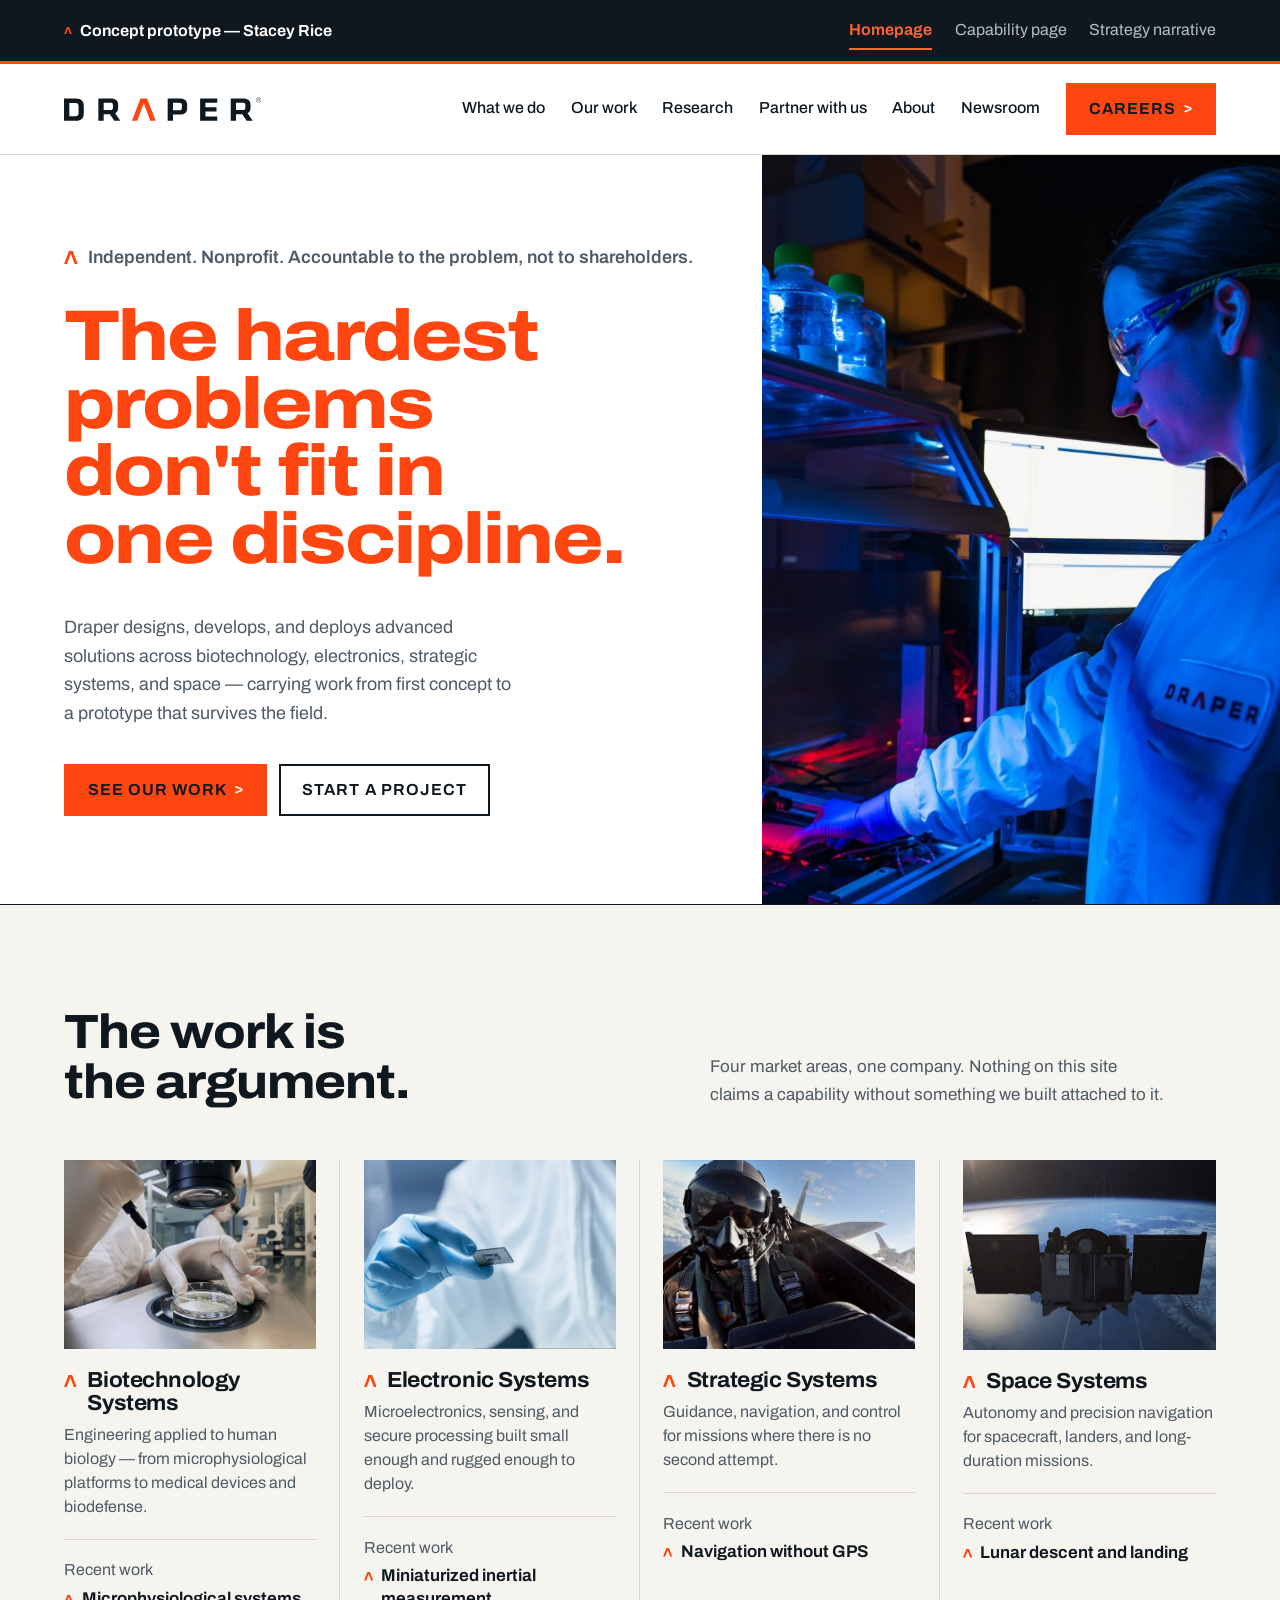
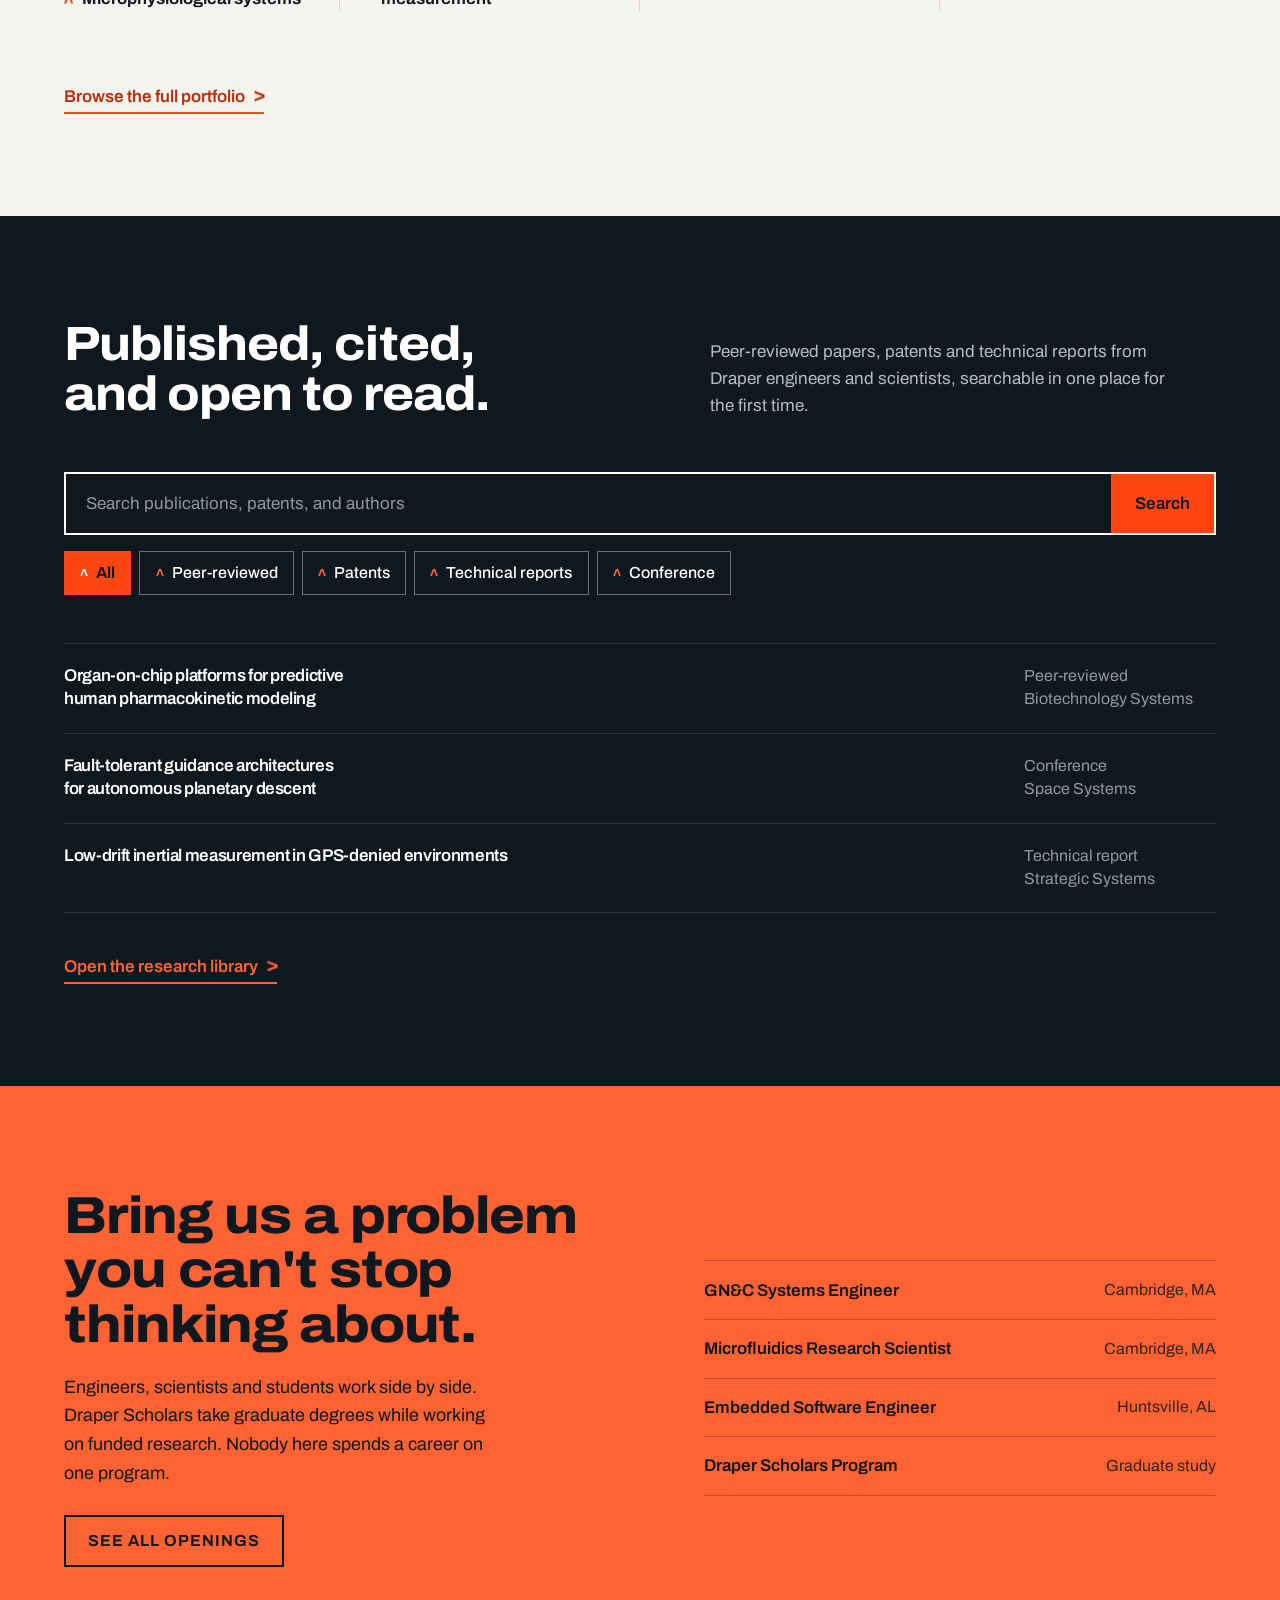
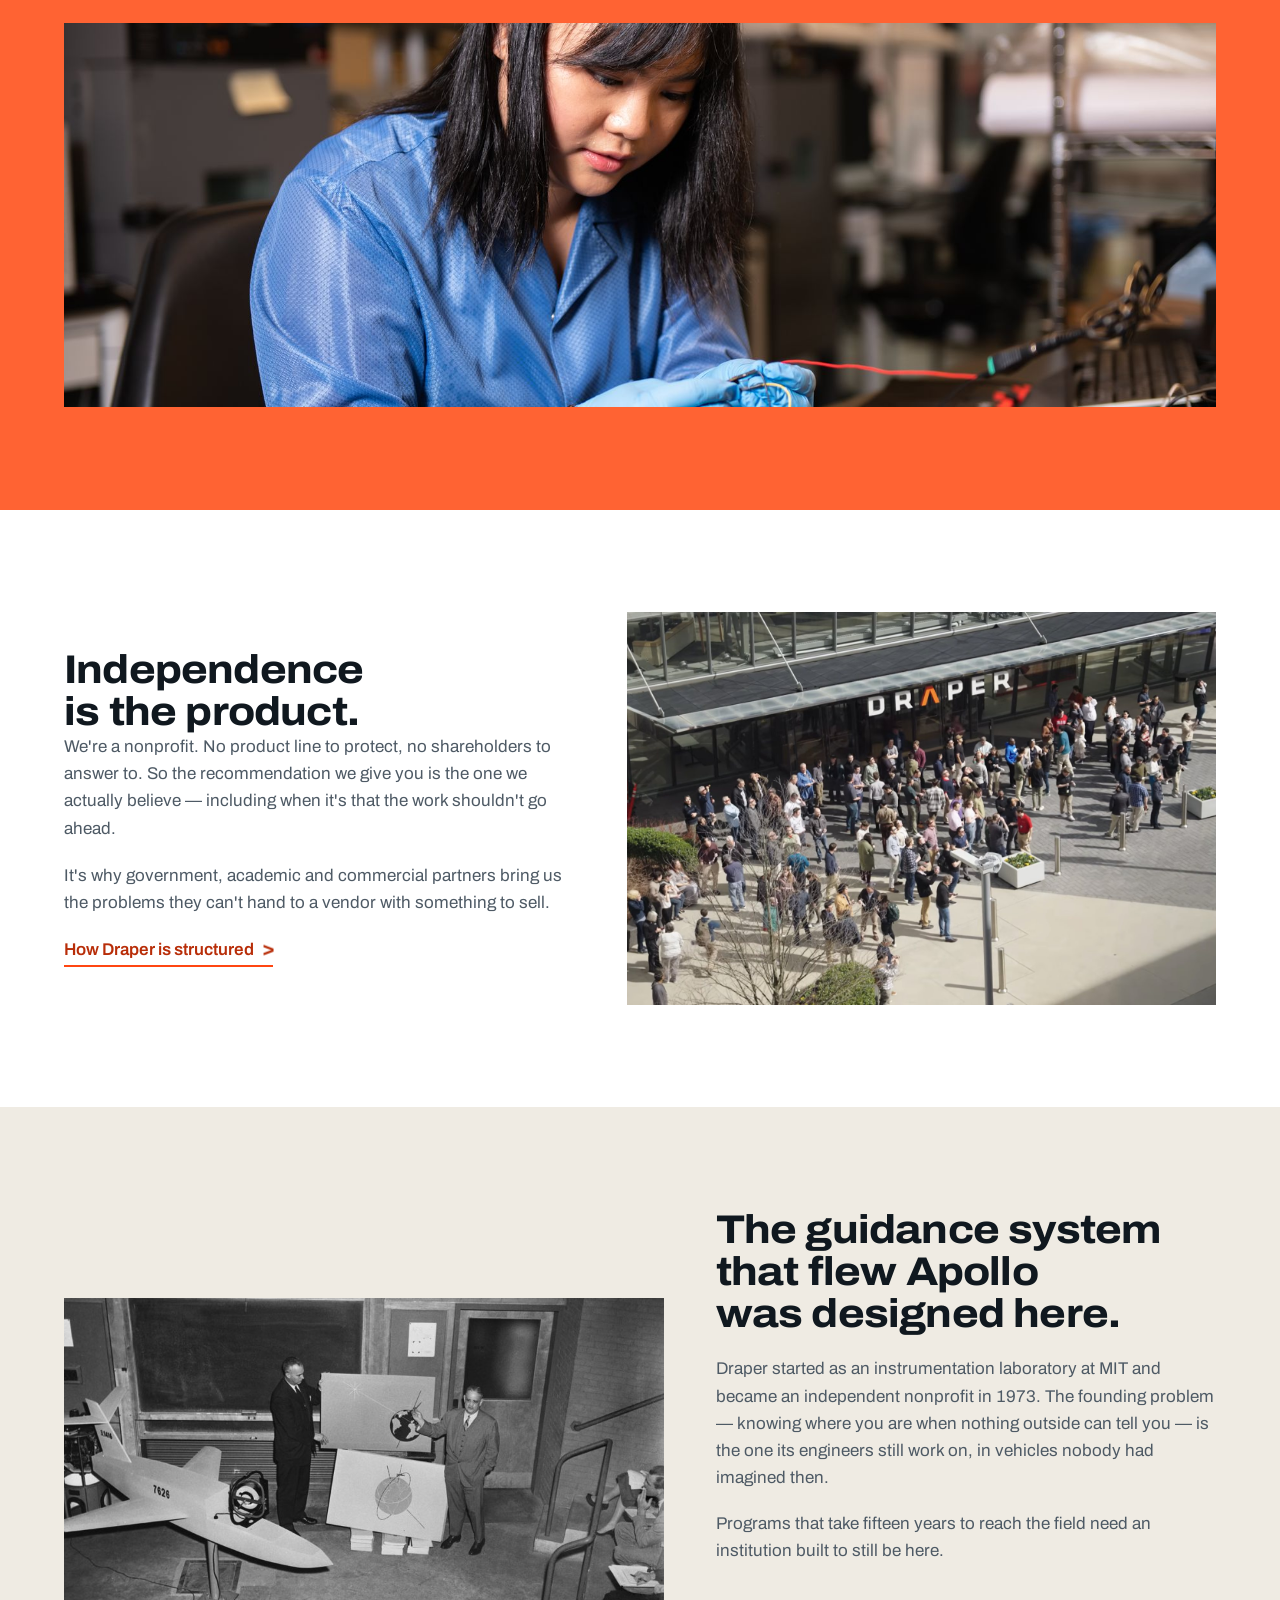
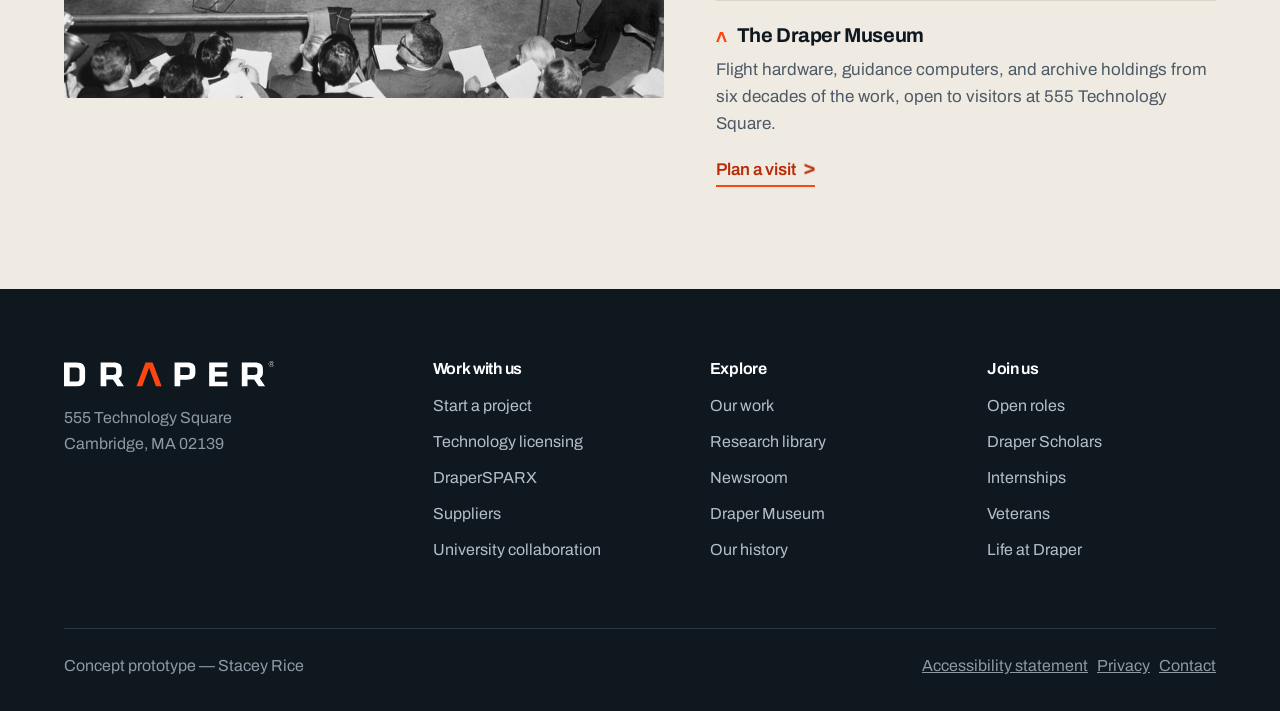
<file: index.html>
<!DOCTYPE html>
<html lang="en">
<head>
<meta charset="utf-8">
<meta name="viewport" content="width=device-width, initial-scale=1">
<title>Draper — Independent engineering, concept to fielded system</title>
<meta name="description" content="Draper is an independent, nonprofit engineering innovation company working across biotechnology, electronic, strategic, and space systems.">
<link rel="preconnect" href="https://fonts.googleapis.com">
<link rel="preconnect" href="https://fonts.gstatic.com" crossorigin>
<link href="https://fonts.googleapis.com/css2?family=Archivo:wdth,wght@62..125,100..900&display=swap" rel="stylesheet">
<link rel="stylesheet" href="draper.css">
</head>
<body>

<!-- Brand marks defined once, referenced everywhere -->
<svg class="sprite" aria-hidden="true" focusable="false">
  <symbol id="caret" viewBox="619.756 13.406 216.543 203.909"><path fill="currentColor" d="M697.844 13.4062L619.756 217.315H668.35L728.027 57.0584L787.705 217.315H836.299L758.211 13.4062H697.844Z"/></symbol>
  <symbol id="draper" viewBox="0 0 1800 219">
    <path fill="currentColor" d="M105.265 13.4062H0V217.315H105.265C166.007 217.315 180.504 187.514 180.504 148.311V82.4413C180.504 43.2389 166.007 13.4376 105.265 13.4376V13.4062ZM132.693 148.687C132.693 167.521 124.459 176.138 102.541 176.138H48.5936V54.5828H102.541C124.49 54.5828 132.693 63.2005 132.693 82.0339V148.687Z"/>
    <path fill="currentColor" d="M493.983 100.084V70.6586C493.983 34.5899 476.355 13.4062 422.689 13.4062H313.51V217.315H362.104V157.712H418.776L458.728 217.315H513.959L466.931 147.904C487.69 136.529 493.952 123.21 493.952 100.053L493.983 100.084ZM446.579 97.3263C446.579 111.835 439.91 118.886 421.5 118.886H362.073V53.016H423.065C439.91 53.016 446.579 58.4999 446.579 73.0089V97.3263Z"/>
    <path fill="var(--logo-caret,#FF4611)" d="M697.844 13.4062L619.756 217.315H668.35L728.027 57.0584L787.705 217.315H836.299L758.211 13.4062H697.844Z"/>
    <path fill="currentColor" d="M1052.59 13.4062H946.169V217.315H994.763V159.687H1050.28C1103.94 159.687 1123.95 138.91 1123.95 102.058V70.69C1123.95 34.6213 1106.7 13.4376 1052.66 13.4376L1052.59 13.4062ZM1075.7 99.6765C1075.7 113.809 1069.03 120.453 1050.62 120.453H994.731V53.016H1050.62C1069.03 53.016 1075.7 59.2834 1075.7 73.0089V99.6765Z"/>
    <path fill="currentColor" d="M1242.15 217.315H1398.73V177.329H1290.74V133.395H1391.68V93.0018H1290.74V53.392H1398.73V13.4062H1242.15V217.315Z"/>
    <path fill="currentColor" d="M1521.59 13.4024V217.311H1570.18V157.709H1626.85L1666.8 217.311H1722.03L1675.01 147.9C1695.76 136.525 1702.03 123.207 1702.03 100.049V70.6235C1702.03 34.5548 1684.4 13.3711 1630.73 13.3711H1521.55L1521.59 13.4024ZM1654.69 73.0051V97.3225C1654.69 111.831 1648.02 118.882 1629.61 118.882H1570.18V53.0122H1631.17C1648.02 53.0122 1654.69 58.4961 1654.69 73.0051Z"/>
    <path fill="currentColor" d="M1775.48 50.6297C1761.77 50.6297 1751.09 39.5992 1751.09 26.2184C1751.09 12.8375 1761.9 1.68164 1775.61 1.68164C1789.32 1.68164 1800 12.7122 1800 26.093C1800 39.4738 1789.2 50.6297 1775.48 50.6297ZM1775.64 3.78121C1762.93 3.78121 1753.35 13.9343 1753.35 26.2184C1753.35 38.5024 1762.87 48.5302 1775.52 48.5302C1788.16 48.5302 1797.81 38.3771 1797.81 26.093C1797.81 13.809 1788.29 3.78121 1775.64 3.78121ZM1780.15 27.9106L1787.91 37.9697H1783.31L1776.08 28.506H1769.66V37.9697H1765.93V12.9002H1777.14C1782.69 12.9002 1786.6 15.8145 1786.6 20.4837C1786.6 24.6202 1783.91 27.0331 1780.12 27.9106H1780.15ZM1777.05 16.2846H1769.69V25.2156H1776.86C1780.37 25.2156 1782.81 23.5861 1782.81 20.6718C1782.81 17.7574 1780.65 16.2846 1777.08 16.2846H1777.05Z"/>
  </symbol>
</svg>

<nav class="protobar" aria-label="Prototype">
  <div class="wrap">
    <span class="protobar-label"><svg class="caret" aria-hidden="true" focusable="false"><use href="#caret"/></svg> Concept prototype — Stacey Rice</span>
    <ul><li><a href="index.html" aria-current="page">Homepage</a></li><li><a href="capability.html">Capability page</a></li><li><a href="strategy.html">Strategy narrative</a></li></ul>
  </div>
</nav>

<a class="skip" href="#main">Skip to main content</a>

<header class="masthead">
  <div class="wrap">
    <a class="wordmark" href="index.html" aria-label="Draper — home">
      <svg class="logo" viewBox="0 0 1800 219" preserveAspectRatio="xMinYMid meet" aria-hidden="true" focusable="false"><use href="#draper"/></svg>
    </a>

    <button class="menu-btn" id="menuBtn" aria-expanded="false" aria-controls="nav" aria-label="Open menu">
      <svg viewBox="0 0 20 14" aria-hidden="true"><rect y="0" width="20" height="2"/><rect y="6" width="20" height="2"/><rect y="12" width="20" height="2"/></svg>
    </button>

    <nav class="nav" id="nav" aria-label="Primary">
      <a href="#breadth">What we do</a>
      <a href="#work">Our work</a>
      <a href="#research">Research</a>
      <a href="#partner">Partner with us</a>
      <a href="#about">About</a>
      <a href="#news">Newsroom</a>
      <a class="btn btn-primary" href="#careers">Careers <svg class="caret" aria-hidden="true" focusable="false"><use href="#caret"/></svg></a>
    </nav>
  </div>
</header>

<main id="main">

  <!-- ===== HERO ===== -->
  <section class="hero">
    <div class="hero-grid">

      <div class="hero-content">
        <p class="hero-eyebrow reveal">
          <svg class="caret" aria-hidden="true" focusable="false"><use href="#caret"/></svg>
          Independent. Nonprofit. Accountable to the problem, not to shareholders.
        </p>
        <h1 class="reveal">The hardest problems don't fit in one discipline.</h1>
        <div class="hero-body reveal">
          <p>Draper designs, develops, and deploys advanced solutions across biotechnology, electronics, strategic systems, and space — carrying work from first concept to a prototype that survives the field.</p>
          <div class="hero-actions">
            <a class="btn btn-primary" href="#work">See our work <svg class="caret" aria-hidden="true" focusable="false"><use href="#caret"/></svg></a>
            <a class="btn btn-ghost" href="#partner">Start a project</a>
          </div>
        </div>
      </div>

      <figure class="frame hero-figure">
        <svg class="ghost" aria-hidden="true" focusable="false"><use href="#caret"/></svg>
        <img src="img/hero-lab.jpg" alt="A Draper researcher operating a microfluidic instrument in the lab" onerror="this.closest('.frame').classList.add('is-empty');this.remove()">
        <figcaption class="shotnote"><svg class="caret" aria-hidden="true" focusable="false"><use href="#caret"/></svg>Hero — researcher at a microfluidic instrument</figcaption>
      </figure>

    </div>
  </section>

  <!-- ===== WHAT WE DO — markets, each carrying its own proof ===== -->
  <section class="section breadth" id="breadth">
    <div class="wrap">
      <div class="section-head">
        <h2>The work is the argument.</h2>
        <p>Four market areas, one company. Nothing on this site claims a capability without something we built attached to it.</p>
      </div>

      <div class="breadth-grid">
        <div class="area">
          <span class="frame frame-tile"><svg class="ghost" aria-hidden="true" focusable="false"><use href="#caret"/></svg><img src="img/area-biotech.jpg" alt="Gloved hands using a micromanipulator over a petri dish in a Draper lab" onerror="this.closest('.frame').classList.add('is-empty');this.remove()"><span class="shotnote"><svg class="caret" aria-hidden="true" focusable="false"><use href="#caret"/></svg>Microfluidic device, macro</span></span>
          <h2><a href="#work"><svg class="caret" aria-hidden="true" focusable="false"><use href="#caret"/></svg>Biotechnology Systems</a></h2>
          <p>Engineering applied to human biology — from microphysiological platforms to medical devices and biodefense.</p>
          <a class="proof" href="#work">
            <span class="proof-label">Recent work</span>
            <span class="proof-title"><svg class="caret" aria-hidden="true" focusable="false"><use href="#caret"/></svg>Microphysiological systems</span>
          </a>
        </div>
        <div class="area">
          <span class="frame frame-tile"><svg class="ghost" aria-hidden="true" focusable="false"><use href="#caret"/></svg><img src="img/area-electronics.jpg" alt="A gloved hand holding a microchip in a cleanroom" onerror="this.closest('.frame').classList.add('is-empty');this.remove()"><span class="shotnote"><svg class="caret" aria-hidden="true" focusable="false"><use href="#caret"/></svg>Wafer handling, cleanroom</span></span>
          <h2><a href="#work"><svg class="caret" aria-hidden="true" focusable="false"><use href="#caret"/></svg>Electronic Systems</a></h2>
          <p>Microelectronics, sensing, and secure processing built small enough and rugged enough to deploy.</p>
          <a class="proof" href="#work">
            <span class="proof-label">Recent work</span>
            <span class="proof-title"><svg class="caret" aria-hidden="true" focusable="false"><use href="#caret"/></svg>Miniaturized inertial measurement</span>
          </a>
        </div>
        <div class="area">
          <span class="frame frame-tile"><svg class="ghost" aria-hidden="true" focusable="false"><use href="#caret"/></svg><img src="img/area-strategic.jpg" alt="A pilot in a fighter cockpit with a wingman aircraft alongside" onerror="this.closest('.frame').classList.add('is-empty');this.remove()"><span class="shotnote"><svg class="caret" aria-hidden="true" focusable="false"><use href="#caret"/></svg>Cockpit, aircraft in formation</span></span>
          <h2><a href="capability.html"><svg class="caret" aria-hidden="true" focusable="false"><use href="#caret"/></svg>Strategic Systems</a></h2>
          <p>Guidance, navigation, and control for missions where there is no second attempt.</p>
          <a class="proof" href="capability.html">
            <span class="proof-label">Recent work</span>
            <span class="proof-title"><svg class="caret" aria-hidden="true" focusable="false"><use href="#caret"/></svg>Navigation without GPS</span>
          </a>
        </div>
        <div class="area">
          <span class="frame frame-tile"><svg class="ghost" aria-hidden="true" focusable="false"><use href="#caret"/></svg><img src="img/area-space.jpg" alt="A spacecraft with deployed solar arrays in orbit above Earth" onerror="this.closest('.frame').classList.add('is-empty');this.remove()"><span class="shotnote"><svg class="caret" aria-hidden="true" focusable="false"><use href="#caret"/></svg>Spacecraft component, clean tent</span></span>
          <h2><a href="#work"><svg class="caret" aria-hidden="true" focusable="false"><use href="#caret"/></svg>Space Systems</a></h2>
          <p>Autonomy and precision navigation for spacecraft, landers, and long-duration missions.</p>
          <a class="proof" href="#work">
            <span class="proof-label">Recent work</span>
            <span class="proof-title"><svg class="caret" aria-hidden="true" focusable="false"><use href="#caret"/></svg>Lunar descent and landing</span>
          </a>
        </div>
      </div>

      <p class="more" id="work">
        <a class="textlink" href="#work">Browse the full portfolio <svg class="caret" aria-hidden="true" focusable="false"><use href="#caret"/></svg></a>
      </p>
    </div>
  </section>

  <!-- ===== RESEARCH ===== -->
  <section class="section section-ink" id="research">
    <div class="wrap">
      <div class="section-head">
        <h2>Published, cited, and open to read.</h2>
        <p>Peer-reviewed papers, patents and technical reports from Draper engineers and scientists, searchable in one place for the first time.</p>
      </div>

      <div class="finder" role="search">
        <label class="sr-only" for="q">Search publications</label>
        <input id="q" type="search" placeholder="Search publications, patents, and authors">
        <button type="button">Search</button>
      </div>

      <div class="facets" role="group" aria-label="Filter by type">
        <button class="facet" type="button" aria-pressed="true"><svg class="caret" aria-hidden="true" focusable="false"><use href="#caret"/></svg> All</button>
        <button class="facet" type="button" aria-pressed="false"><svg class="caret" aria-hidden="true" focusable="false"><use href="#caret"/></svg> Peer-reviewed</button>
        <button class="facet" type="button" aria-pressed="false"><svg class="caret" aria-hidden="true" focusable="false"><use href="#caret"/></svg> Patents</button>
        <button class="facet" type="button" aria-pressed="false"><svg class="caret" aria-hidden="true" focusable="false"><use href="#caret"/></svg> Technical reports</button>
        <button class="facet" type="button" aria-pressed="false"><svg class="caret" aria-hidden="true" focusable="false"><use href="#caret"/></svg> Conference</button>
      </div>

      <ul class="papers">
        <li><a href="#research">
          <h3>Organ-on-chip platforms for predictive human pharmacokinetic modeling</h3>
          <p class="meta">Peer-reviewed<br>Biotechnology Systems</p>
        </a></li>
        <li><a href="#research">
          <h3>Fault-tolerant guidance architectures for autonomous planetary descent</h3>
          <p class="meta">Conference<br>Space Systems</p>
        </a></li>
        <li><a href="#research">
          <h3>Low-drift inertial measurement in GPS-denied environments</h3>
          <p class="meta">Technical report<br>Strategic Systems</p>
        </a></li>
      </ul>

      <p class="more">
        <a class="textlink" href="#research">
          Open the research library
          <svg class="caret" aria-hidden="true" focusable="false"><use href="#caret"/></svg>
        </a>
      </p>
    </div>
  </section>

  <!-- ===== CAREERS ===== -->
  <section class="section section-orange" id="careers">
    <div class="wrap">
      <div class="careers-grid">
        <div>
          <h2>Bring us a problem you can't stop thinking about.</h2>
          <p>Engineers, scientists and students work side by side. Draper Scholars take graduate degrees while working on funded research. Nobody here spends a career on one program.</p>
          <div class="careers-actions">
            <a class="btn btn-ghost" href="#careers">See all openings</a>
          </div>
        </div>

        <ul class="roles">
          <li><a href="#careers">GN&amp;C Systems Engineer <span class="where">Cambridge, MA</span></a></li>
          <li><a href="#careers">Microfluidics Research Scientist <span class="where">Cambridge, MA</span></a></li>
          <li><a href="#careers">Embedded Software Engineer <span class="where">Huntsville, AL</span></a></li>
          <li><a href="#careers">Draper Scholars Program <span class="where">Graduate study</span></a></li>
        </ul>
      </div>

      <figure class="frame frame-band"><svg class="ghost" aria-hidden="true" focusable="false"><use href="#caret"/></svg><img src="img/careers-bench.jpg" alt="A Draper engineer probing a wired assembly at an electronics bench" onerror="this.closest('.frame').classList.add('is-empty');this.remove()"><figcaption class="shotnote"><svg class="caret" aria-hidden="true" focusable="false"><use href="#caret"/></svg>Engineer at an electronics bench</figcaption></figure>
    </div>
  </section>

  <!-- ===== INDEPENDENCE ===== -->
  <section class="section" id="about">
    <div class="wrap">
      <div class="independence">
        <div>
          <h2>Independence is the product.</h2>
          <p>We're a nonprofit. No product line to protect, no shareholders to answer to. So the recommendation we give you is the one we actually believe — including when it's that the work shouldn't go ahead.</p>
          <p>It's why government, academic and commercial partners bring us the problems they can't hand to a vendor with something to sell.</p>
          <a class="textlink" href="#about">
            How Draper is structured
            <svg class="caret" aria-hidden="true" focusable="false"><use href="#caret"/></svg>
          </a>
        </div>

        <figure class="frame frame-story" style="margin:0"><svg class="ghost" aria-hidden="true" focusable="false"><use href="#caret"/></svg><img src="img/about-people.jpg" alt="Draper employees gathered outside the Cambridge headquarters beneath the wordmark" onerror="this.closest('.frame').classList.add('is-empty');this.remove()"><figcaption class="shotnote"><svg class="caret" aria-hidden="true" focusable="false"><use href="#caret"/></svg>Employees outside 555 Technology Square</figcaption></figure>
      </div>
    </div>
  </section>

  <!-- ===== HERITAGE ===== -->
  <section class="section section-tint" id="heritage">
    <div class="wrap">
      <div class="heritage">
        <figure class="frame frame-museum" style="margin:0"><svg class="ghost" aria-hidden="true" focusable="false"><use href="#caret"/></svg><img src="img/heritage-lecture.jpg" alt="Two men presenting orbital diagrams and an aircraft model to a seated audience in the 1950s" onerror="this.closest('.frame').classList.add('is-empty');this.remove()"><figcaption class="shotnote"><svg class="caret" aria-hidden="true" focusable="false"><use href="#caret"/></svg>Archive — instrumentation lecture, 1950s</figcaption></figure>
        <div>
          <h2>The guidance system that flew Apollo was designed here.</h2>
          <p>Draper started as an instrumentation laboratory at MIT and became an independent nonprofit in 1973. The founding problem — knowing where you are when nothing outside can tell you — is the one its engineers still work on, in vehicles nobody had imagined then.</p>
          <p>Programs that take fifteen years to reach the field need an institution built to still be here.</p>
          <div class="museum">
            <h3><svg class="caret" aria-hidden="true" focusable="false"><use href="#caret"/></svg>The Draper Museum</h3>
            <p>Flight hardware, guidance computers, and archive holdings from six decades of the work, open to visitors at 555 Technology Square.</p>
            <a class="textlink" href="#heritage">Plan a visit <svg class="caret" aria-hidden="true" focusable="false"><use href="#caret"/></svg></a>
          </div>
        </div>
      </div>
    </div>
  </section>

</main>

<footer class="foot" id="partner">
  <div class="wrap">
    <div class="foot-grid">
      <div>
        <span class="wordmark">
        <svg class="logo" viewBox="0 0 1800 219" preserveAspectRatio="xMinYMid meet" aria-hidden="true" focusable="false"><use href="#draper"/></svg>
        </span>
        <address>
          555 Technology Square<br>
          Cambridge, MA 02139
        </address>
      </div>

      <div>
        <h3>Work with us</h3>
        <ul>
          <li><a href="#partner">Start a project</a></li>
          <li><a href="#partner">Technology licensing</a></li>
          <li><a href="#partner">DraperSPARX</a></li>
          <li><a href="#partner">Suppliers</a></li>
          <li><a href="#partner">University collaboration</a></li>
        </ul>
      </div>

      <div>
        <h3>Explore</h3>
        <ul>
          <li><a href="#work">Our work</a></li>
          <li><a href="#research">Research library</a></li>
          <li><a href="#news">Newsroom</a></li>
          <li><a href="#about">Draper Museum</a></li>
          <li><a href="#about">Our history</a></li>
        </ul>
      </div>

      <div>
        <h3>Join us</h3>
        <ul>
          <li><a href="#careers">Open roles</a></li>
          <li><a href="#careers">Draper Scholars</a></li>
          <li><a href="#careers">Internships</a></li>
          <li><a href="#careers">Veterans</a></li>
          <li><a href="#careers">Life at Draper</a></li>
        </ul>
      </div>
    </div>

    <div class="foot-base">
      <span>Concept prototype — Stacey Rice</span>
      <span><a href="#">Accessibility statement</a> &nbsp; <a href="#">Privacy</a> &nbsp; <a href="#">Contact</a></span>
    </div>
  </div>
</footer>

<script>
  // Mobile menu
  var btn = document.getElementById('menuBtn');
  var nav = document.getElementById('nav');
  btn.addEventListener('click', function () {
    var open = nav.classList.toggle('open');
    btn.setAttribute('aria-expanded', String(open));
    btn.setAttribute('aria-label', open ? 'Close menu' : 'Open menu');
  });

  // Research facets — single-select demo
  var facets = document.querySelectorAll('.facet');
  facets.forEach(function (f) {
    f.addEventListener('click', function () {
      facets.forEach(function (o) { o.setAttribute('aria-pressed', 'false'); });
      f.setAttribute('aria-pressed', 'true');
    });
  });
</script>

</body>
</html>
</file>
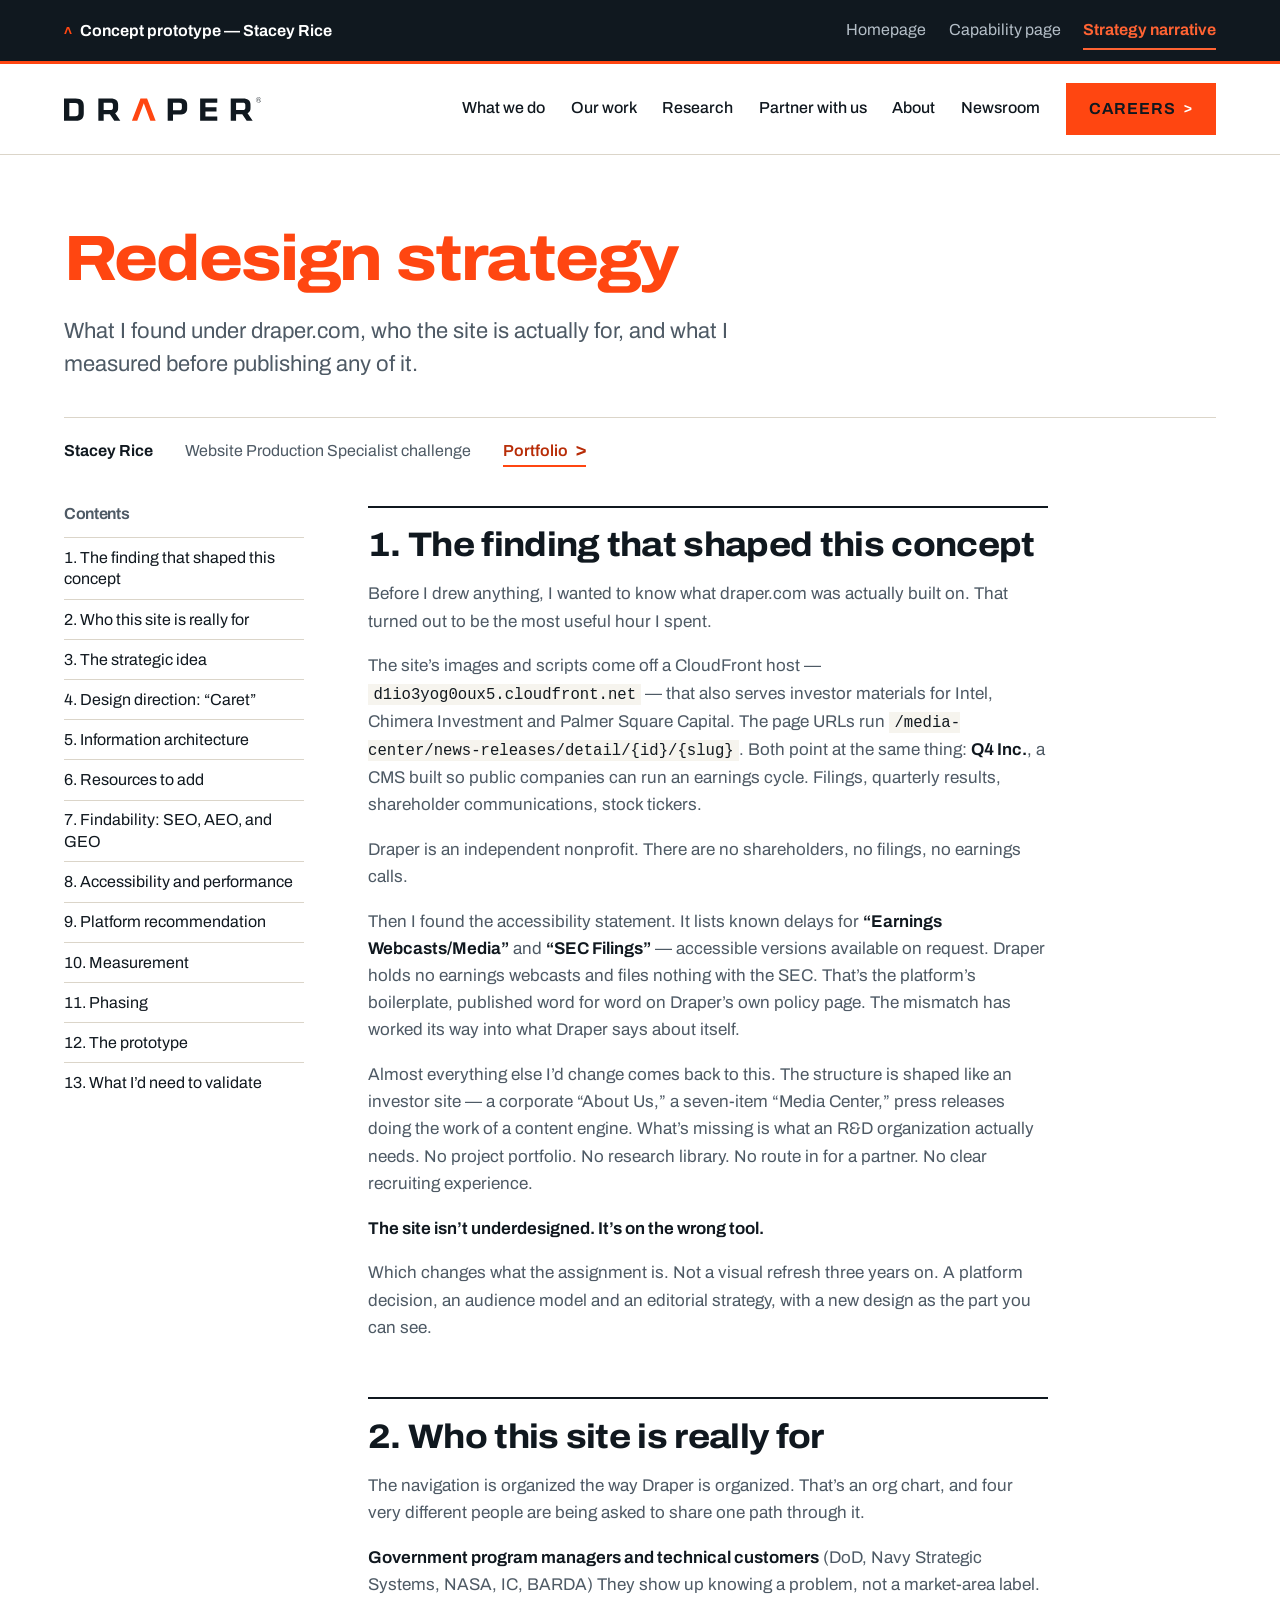
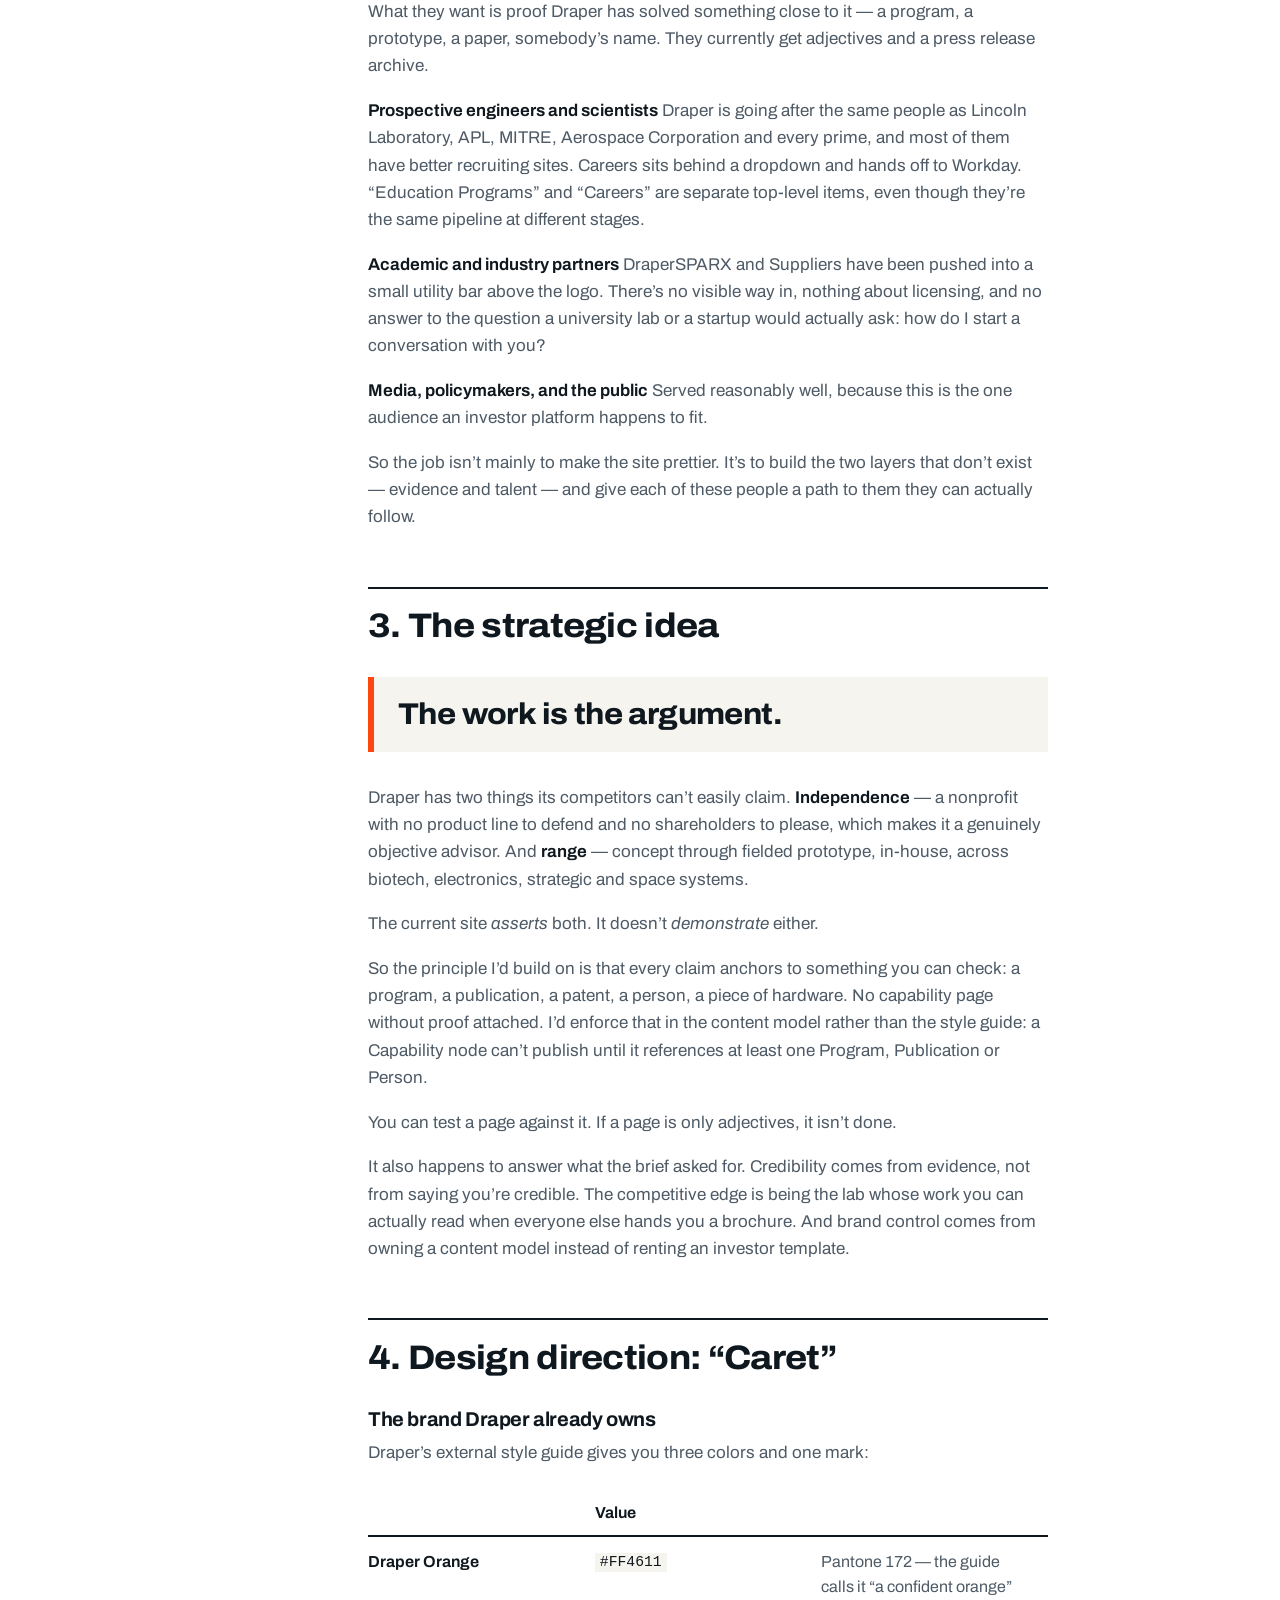
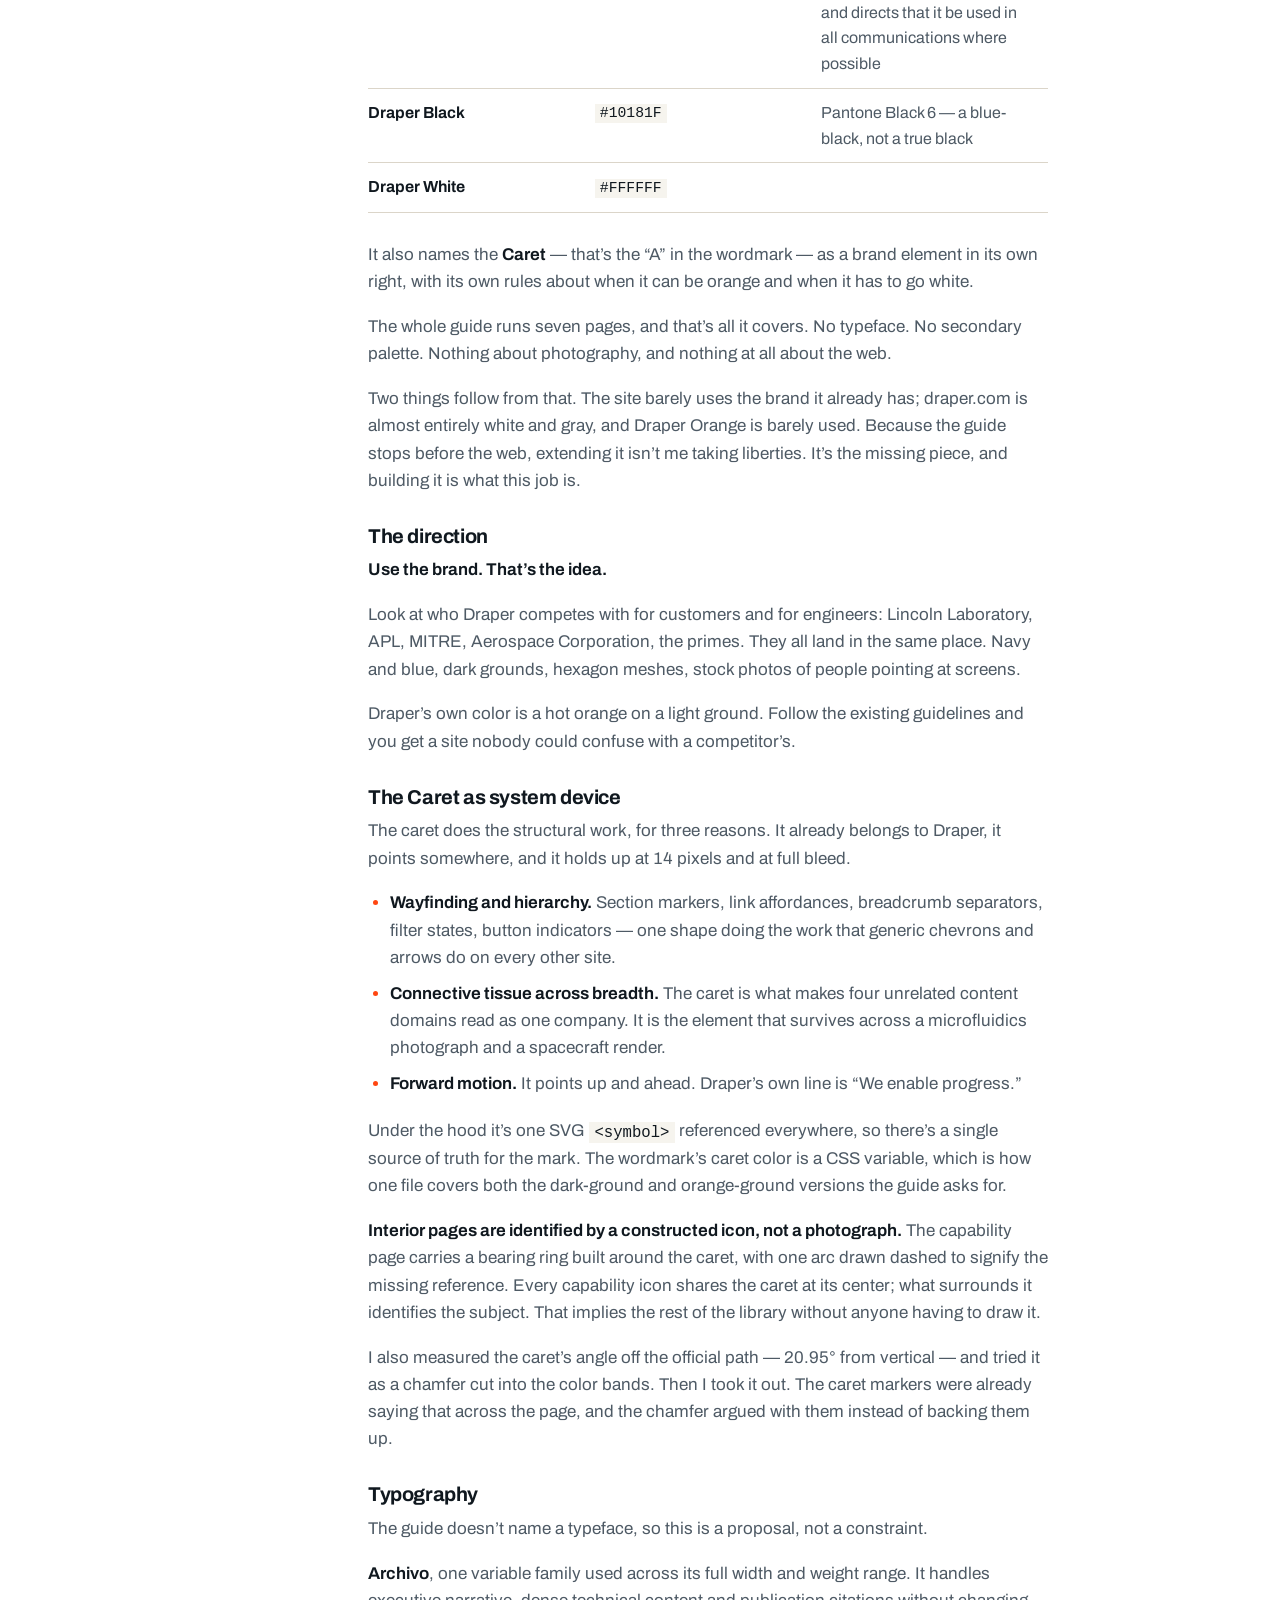
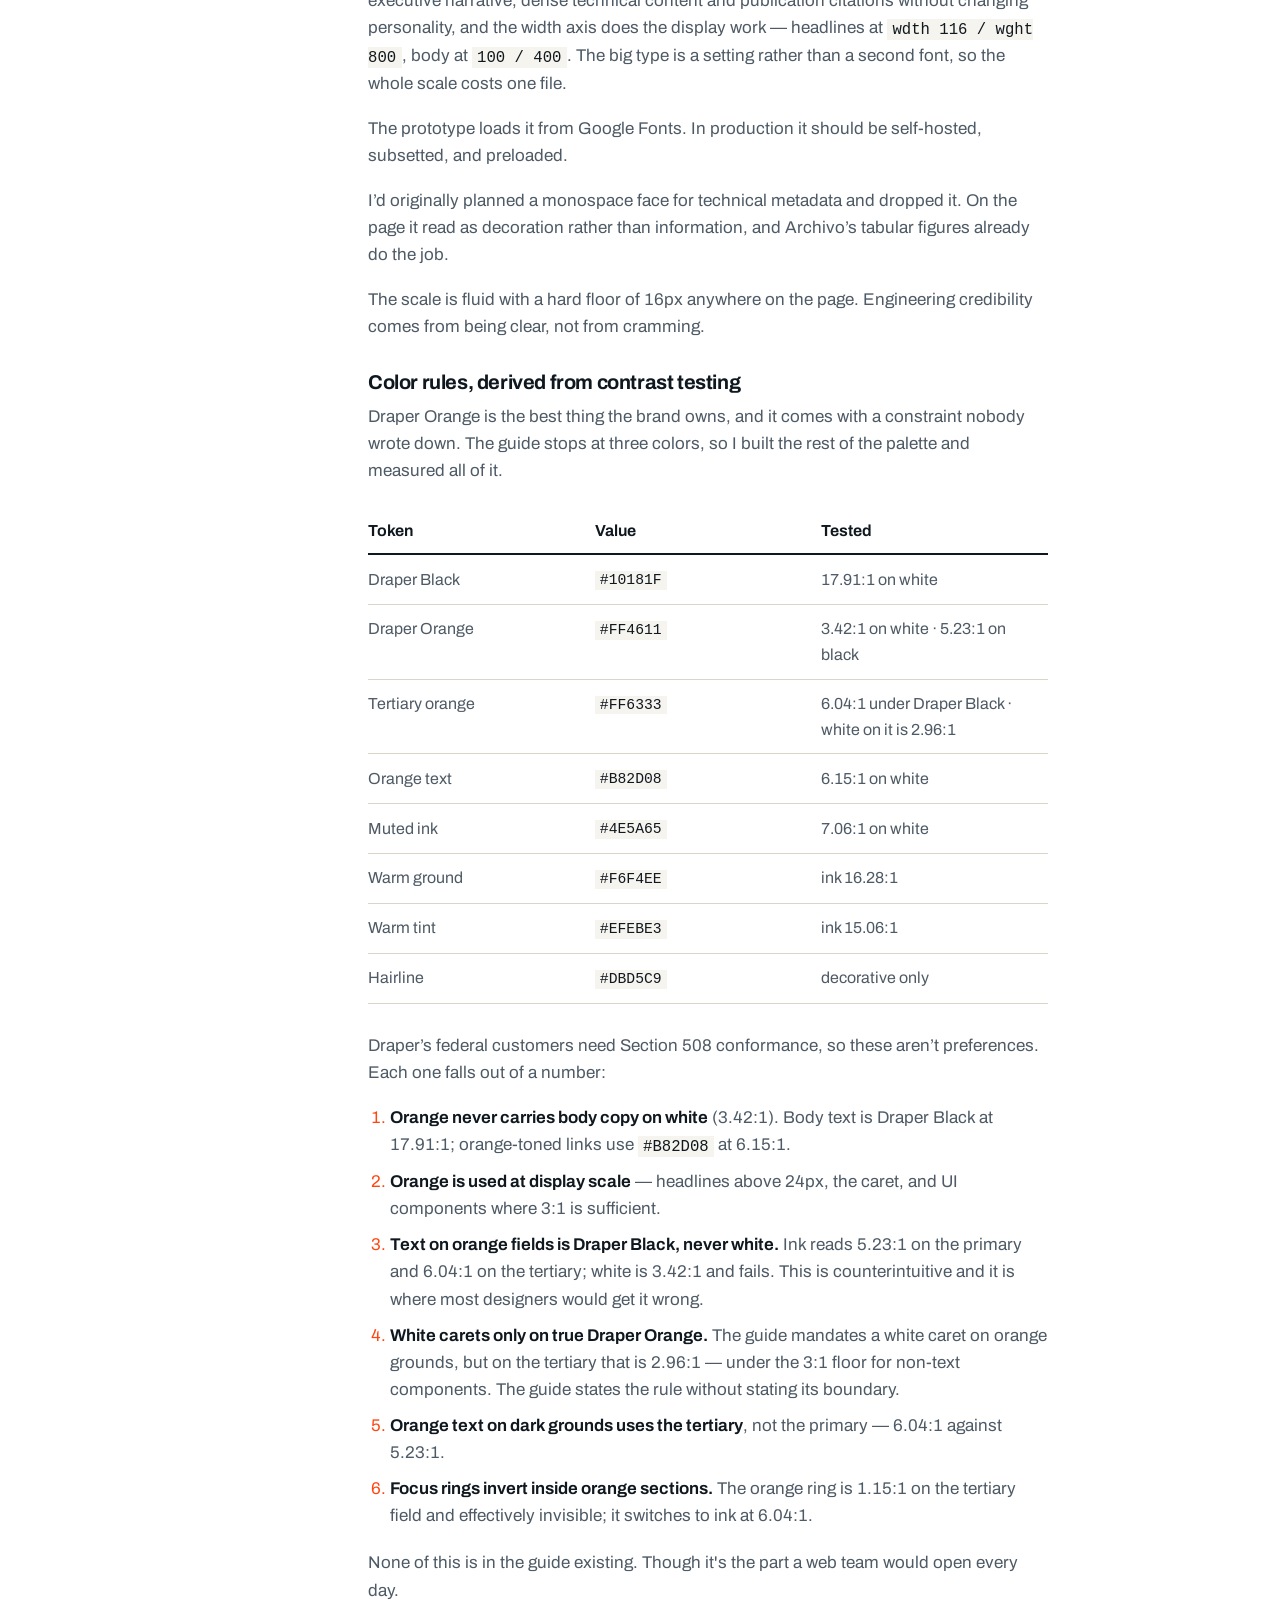
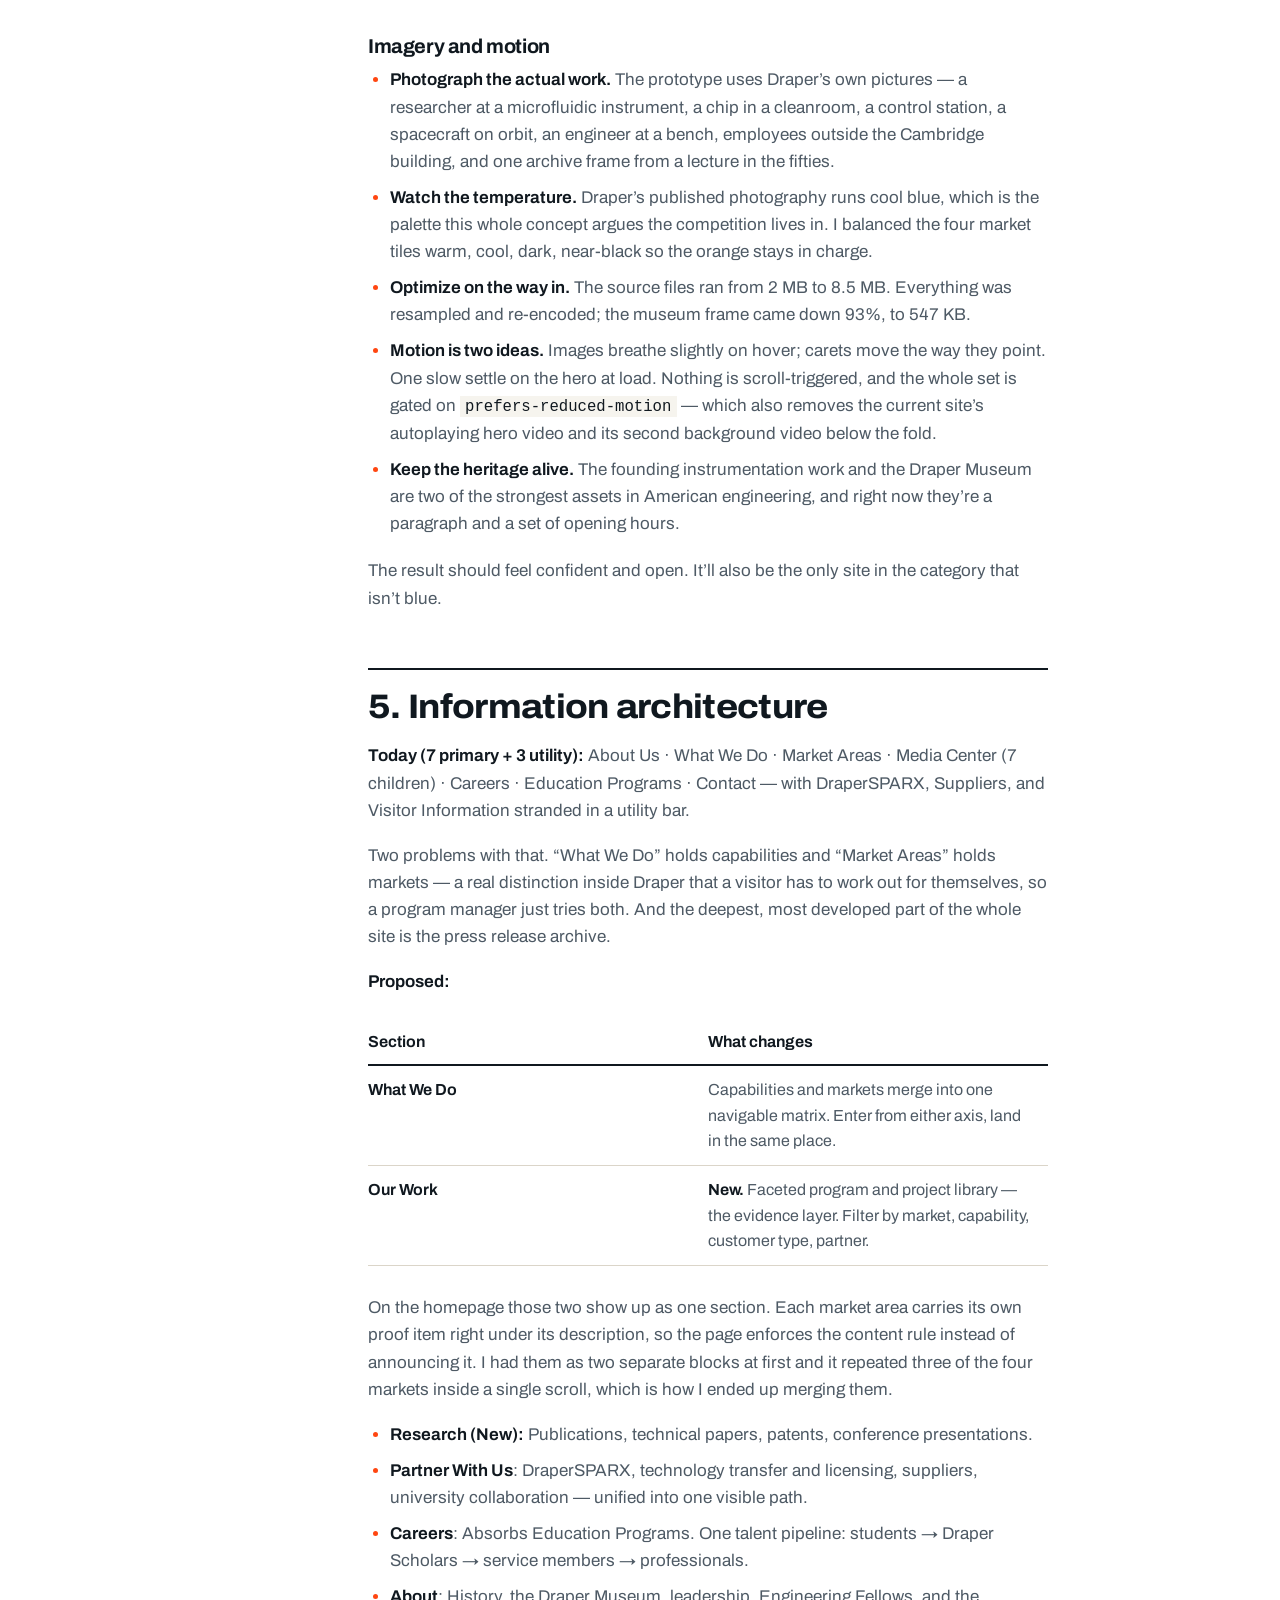
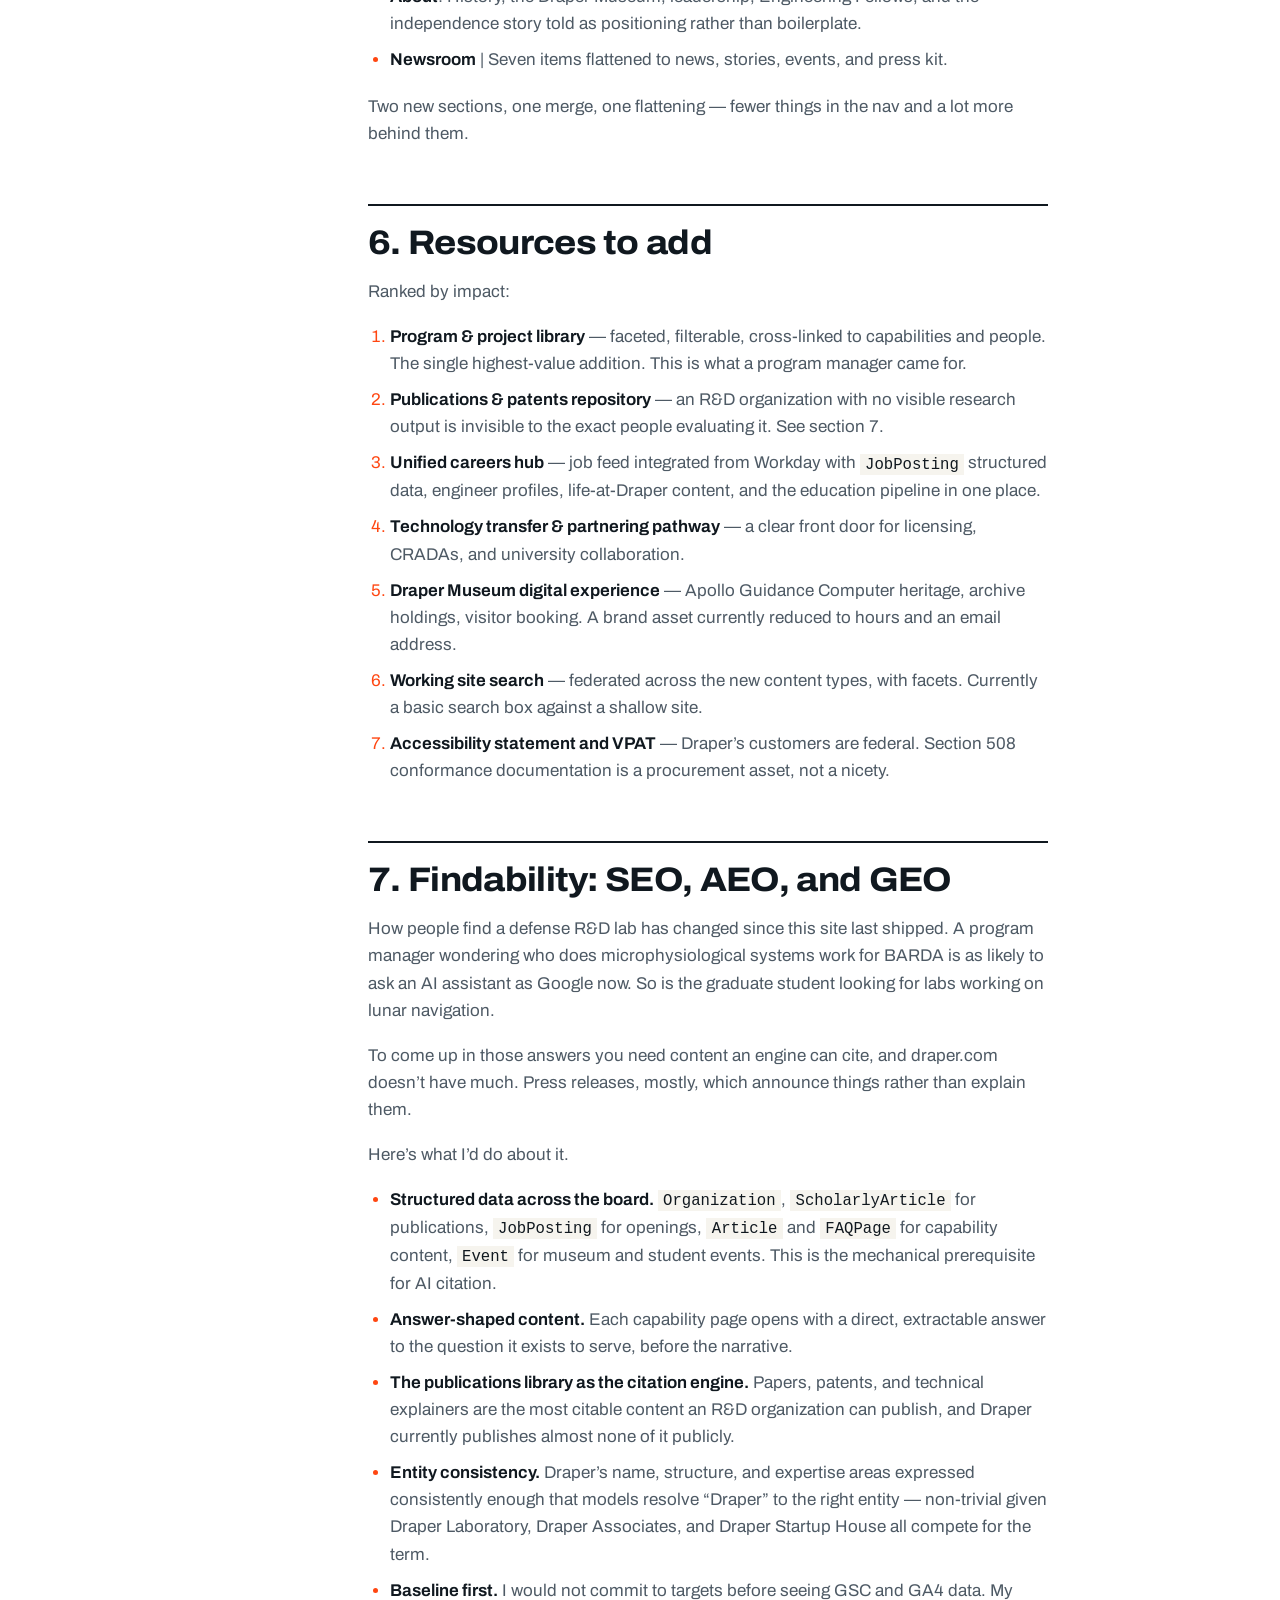
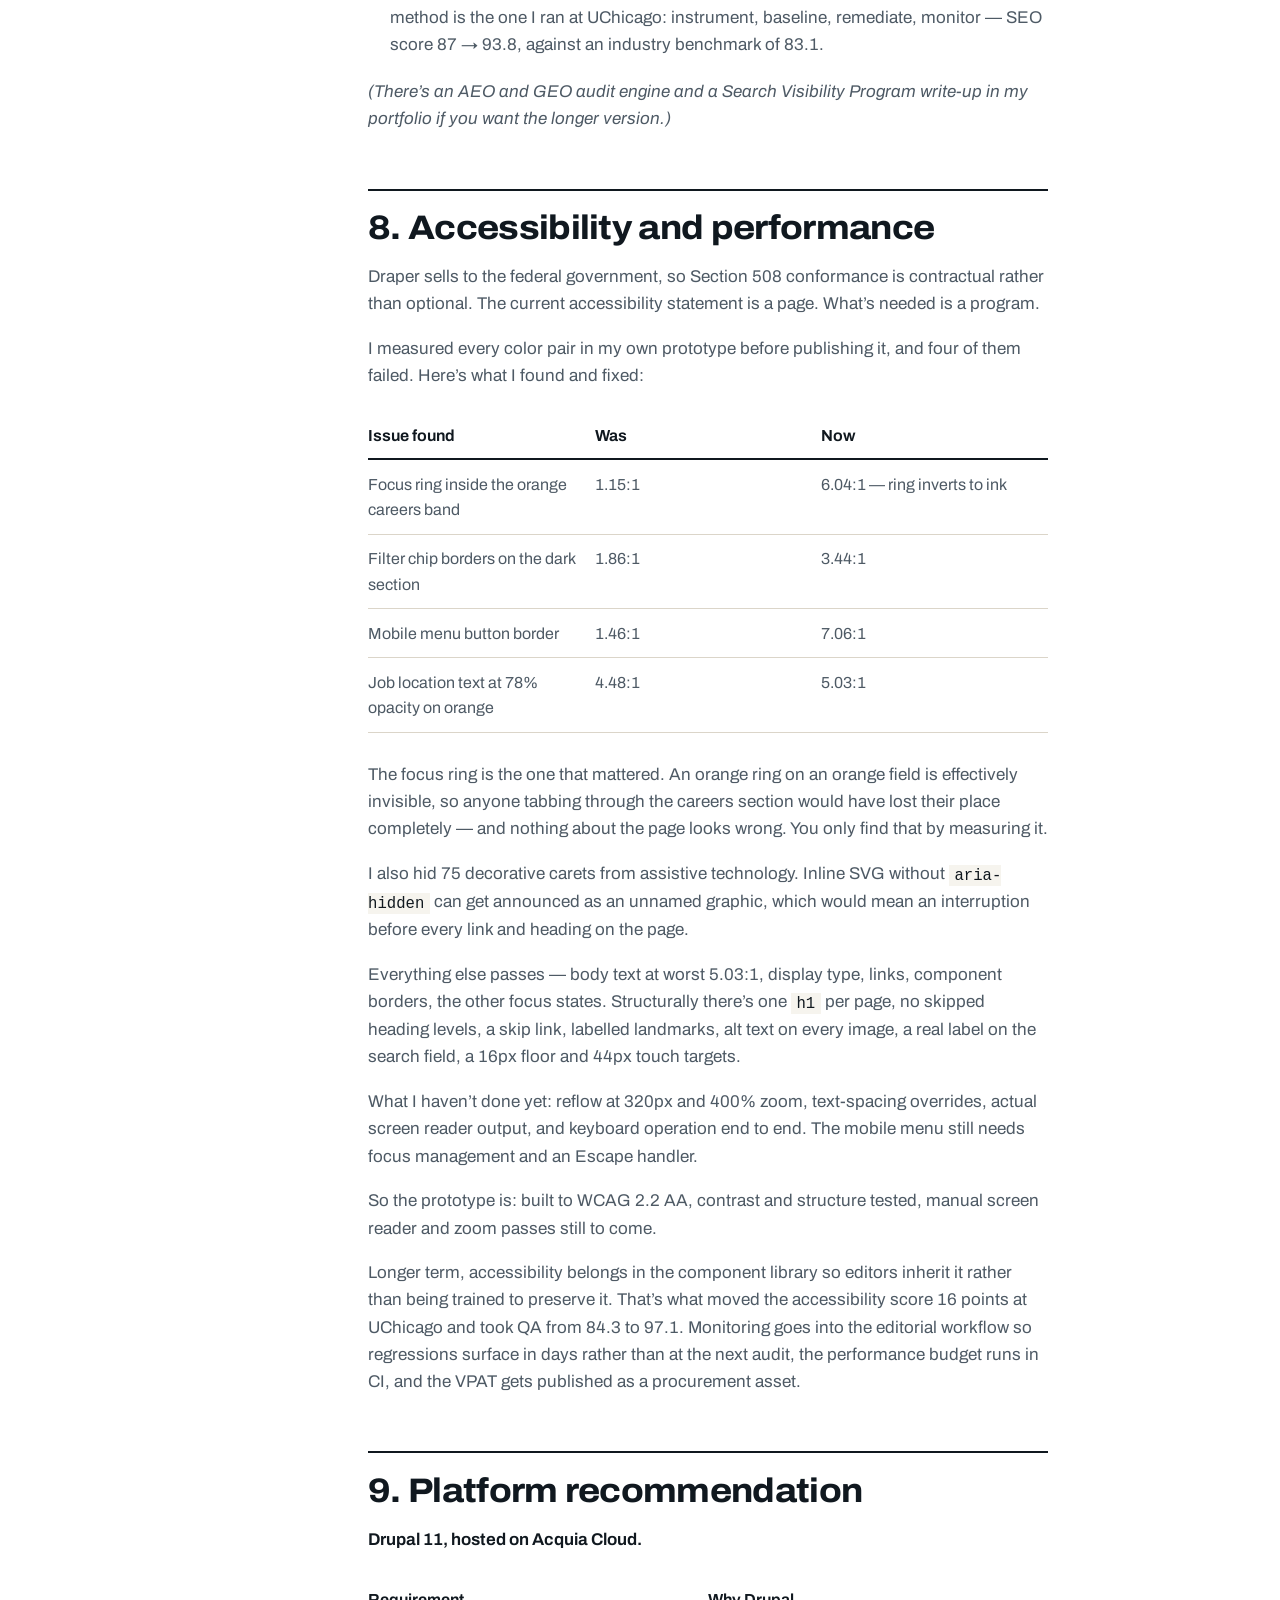
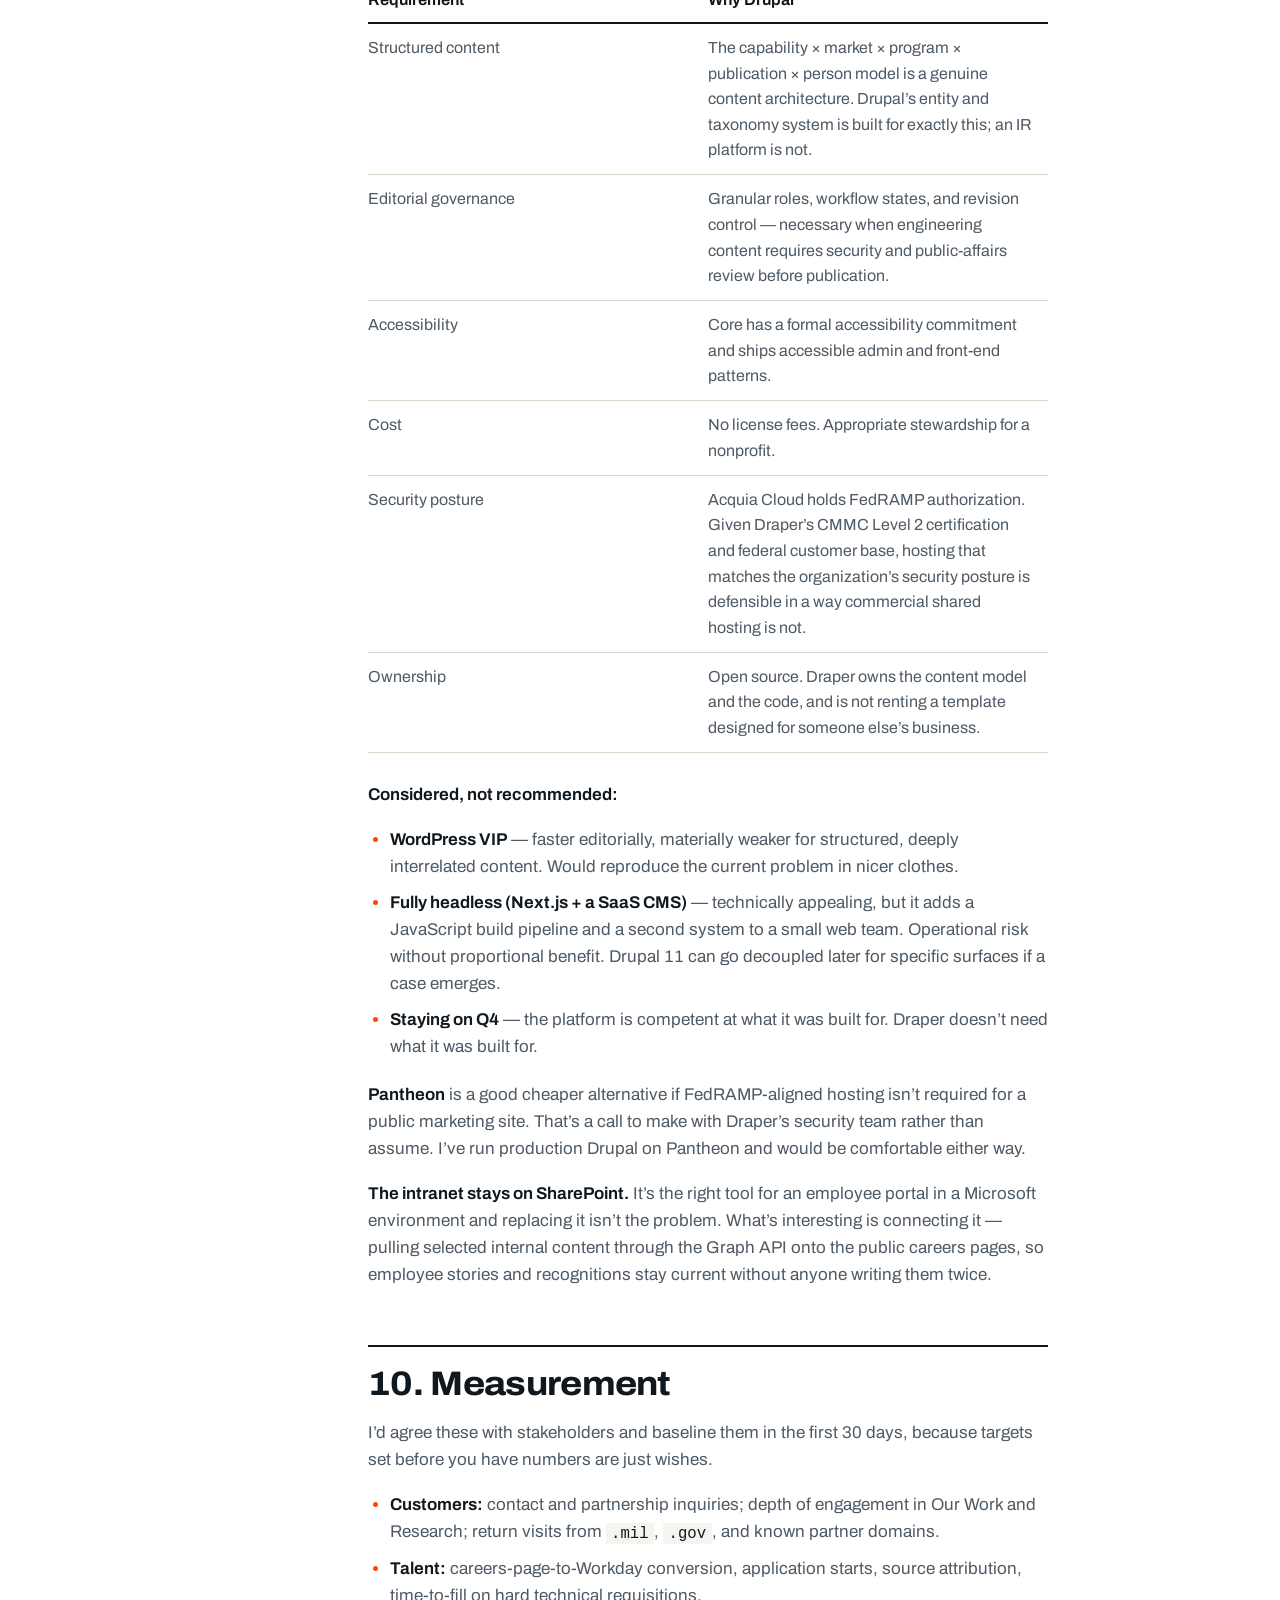
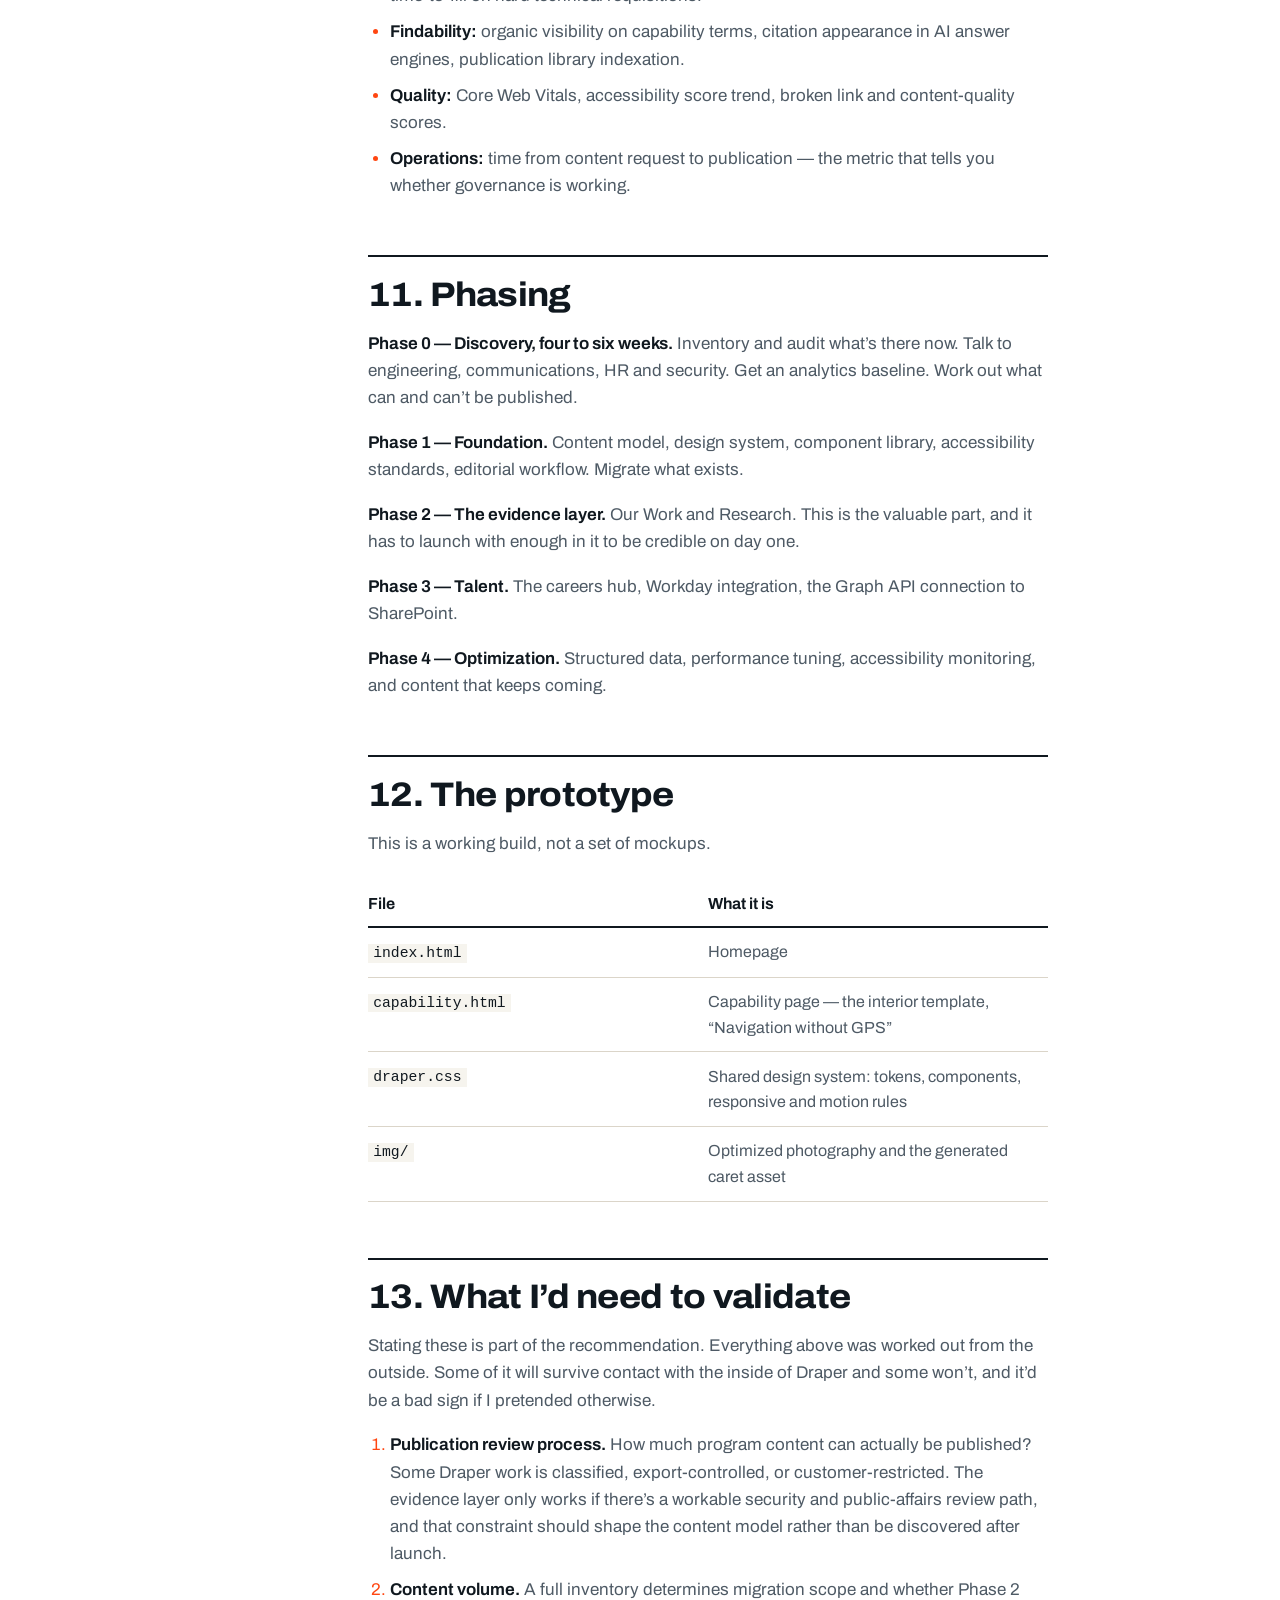
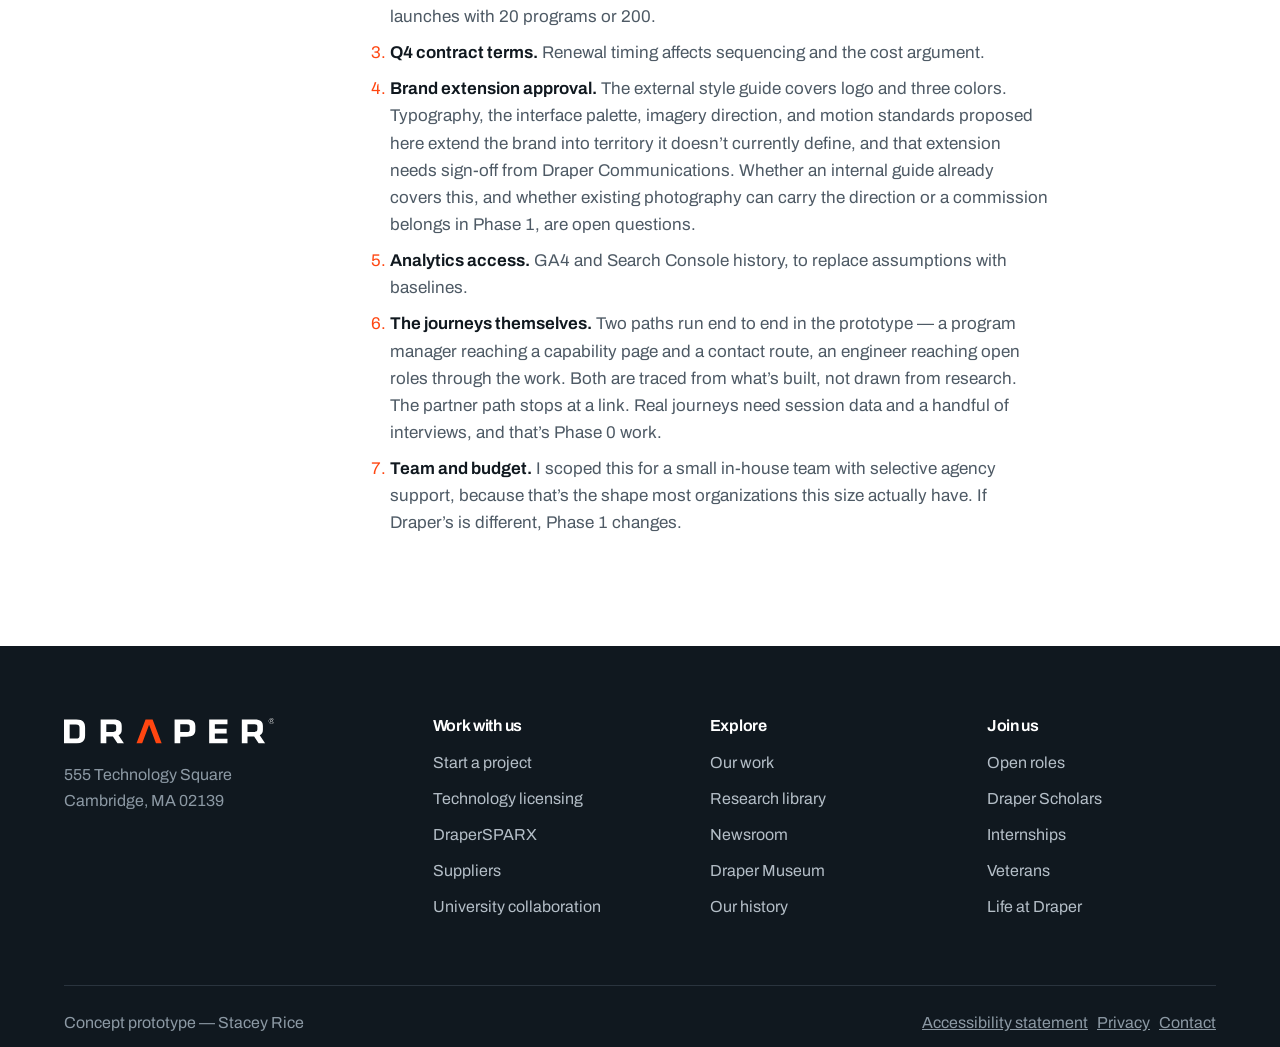
<file: strategy.html>
<!DOCTYPE html>
<html lang="en">
<head>
<meta charset="utf-8">
<meta name="viewport" content="width=device-width, initial-scale=1">
<title>Redesign strategy — Draper.com concept</title>
<meta name="description" content="The platform finding, audience model, information architecture, accessibility testing and phasing behind the Draper.com redesign concept.">
<link rel="preconnect" href="https://fonts.googleapis.com">
<link rel="preconnect" href="https://fonts.gstatic.com" crossorigin>
<link href="https://fonts.googleapis.com/css2?family=Archivo:wdth,wght@62..125,100..900&display=swap" rel="stylesheet">
<link rel="stylesheet" href="draper.css">
</head>
<body class="page-strategy">

<!-- Brand marks defined once, referenced everywhere -->
<svg class="sprite" aria-hidden="true" focusable="false">
  <symbol id="caret" viewBox="619.756 13.406 216.543 203.909"><path fill="currentColor" d="M697.844 13.4062L619.756 217.315H668.35L728.027 57.0584L787.705 217.315H836.299L758.211 13.4062H697.844Z"/></symbol>
  <symbol id="draper" viewBox="0 0 1800 219">
    <path fill="currentColor" d="M105.265 13.4062H0V217.315H105.265C166.007 217.315 180.504 187.514 180.504 148.311V82.4413C180.504 43.2389 166.007 13.4376 105.265 13.4376V13.4062ZM132.693 148.687C132.693 167.521 124.459 176.138 102.541 176.138H48.5936V54.5828H102.541C124.49 54.5828 132.693 63.2005 132.693 82.0339V148.687Z"/>
    <path fill="currentColor" d="M493.983 100.084V70.6586C493.983 34.5899 476.355 13.4062 422.689 13.4062H313.51V217.315H362.104V157.712H418.776L458.728 217.315H513.959L466.931 147.904C487.69 136.529 493.952 123.21 493.952 100.053L493.983 100.084ZM446.579 97.3263C446.579 111.835 439.91 118.886 421.5 118.886H362.073V53.016H423.065C439.91 53.016 446.579 58.4999 446.579 73.0089V97.3263Z"/>
    <path fill="var(--logo-caret,#FF4611)" d="M697.844 13.4062L619.756 217.315H668.35L728.027 57.0584L787.705 217.315H836.299L758.211 13.4062H697.844Z"/>
    <path fill="currentColor" d="M1052.59 13.4062H946.169V217.315H994.763V159.687H1050.28C1103.94 159.687 1123.95 138.91 1123.95 102.058V70.69C1123.95 34.6213 1106.7 13.4376 1052.66 13.4376L1052.59 13.4062ZM1075.7 99.6765C1075.7 113.809 1069.03 120.453 1050.62 120.453H994.731V53.016H1050.62C1069.03 53.016 1075.7 59.2834 1075.7 73.0089V99.6765Z"/>
    <path fill="currentColor" d="M1242.15 217.315H1398.73V177.329H1290.74V133.395H1391.68V93.0018H1290.74V53.392H1398.73V13.4062H1242.15V217.315Z"/>
    <path fill="currentColor" d="M1521.59 13.4024V217.311H1570.18V157.709H1626.85L1666.8 217.311H1722.03L1675.01 147.9C1695.76 136.525 1702.03 123.207 1702.03 100.049V70.6235C1702.03 34.5548 1684.4 13.3711 1630.73 13.3711H1521.55L1521.59 13.4024ZM1654.69 73.0051V97.3225C1654.69 111.831 1648.02 118.882 1629.61 118.882H1570.18V53.0122H1631.17C1648.02 53.0122 1654.69 58.4961 1654.69 73.0051Z"/>
    <path fill="currentColor" d="M1775.48 50.6297C1761.77 50.6297 1751.09 39.5992 1751.09 26.2184C1751.09 12.8375 1761.9 1.68164 1775.61 1.68164C1789.32 1.68164 1800 12.7122 1800 26.093C1800 39.4738 1789.2 50.6297 1775.48 50.6297ZM1775.64 3.78121C1762.93 3.78121 1753.35 13.9343 1753.35 26.2184C1753.35 38.5024 1762.87 48.5302 1775.52 48.5302C1788.16 48.5302 1797.81 38.3771 1797.81 26.093C1797.81 13.809 1788.29 3.78121 1775.64 3.78121ZM1780.15 27.9106L1787.91 37.9697H1783.31L1776.08 28.506H1769.66V37.9697H1765.93V12.9002H1777.14C1782.69 12.9002 1786.6 15.8145 1786.6 20.4837C1786.6 24.6202 1783.91 27.0331 1780.12 27.9106H1780.15ZM1777.05 16.2846H1769.69V25.2156H1776.86C1780.37 25.2156 1782.81 23.5861 1782.81 20.6718C1782.81 17.7574 1780.65 16.2846 1777.08 16.2846H1777.05Z"/>
  </symbol>
</svg>

<a class="skip" href="#main">Skip to main content</a>

<nav class="protobar" aria-label="Prototype">
  <div class="wrap">
    <span class="protobar-label"><svg class="caret" aria-hidden="true" focusable="false"><use href="#caret"/></svg> Concept prototype — Stacey Rice</span>
    <ul><li><a href="index.html">Homepage</a></li><li><a href="capability.html">Capability page</a></li><li><a href="strategy.html" aria-current="page">Strategy narrative</a></li></ul>
  </div>
</nav>

<header class="masthead">
  <div class="wrap">
    <a class="wordmark" href="index.html" aria-label="Draper — home">
      <svg class="logo" viewBox="0 0 1800 219" preserveAspectRatio="xMinYMid meet" aria-hidden="true" focusable="false"><use href="#draper"/></svg>
    </a>

    <button class="menu-btn" id="menuBtn" aria-expanded="false" aria-controls="nav" aria-label="Open menu">
      <svg viewBox="0 0 20 14" aria-hidden="true"><rect y="0" width="20" height="2"/><rect y="6" width="20" height="2"/><rect y="12" width="20" height="2"/></svg>
    </button>

    <nav class="nav" id="nav" aria-label="Primary">
      <a href="index.html#breadth">What we do</a>
      <a href="index.html#work">Our work</a>
      <a href="index.html#research">Research</a>
      <a href="index.html#partner">Partner with us</a>
      <a href="index.html#about">About</a>
      <a href="index.html#news">Newsroom</a>
      <a class="btn btn-primary" href="index.html#careers">Careers <svg class="caret" aria-hidden="true" focusable="false"><use href="#caret"/></svg></a>
    </nav>
  </div>
</header>

<main id="main">

  <div class="article-head">
    <div class="wrap">
      <h1>Redesign strategy</h1>
      <p class="article-standfirst">What I found under draper.com, who the site is actually for, and what I measured before publishing any of it.</p>
      <p class="article-meta">
        <span><strong>Stacey Rice</strong></span>
        <span>Website Production Specialist challenge</span>
        <span><a class="textlink" href="https://stacey1979.github.io/case-studies/">Portfolio <svg class="caret" aria-hidden="true" focusable="false"><use href="#caret"/></svg></a></span>
      </p>
    </div>
  </div>

  <div class="wrap">
    <div class="article-grid">
      <nav class="toc" aria-labelledby="toc-h">
        <h2 id="toc-h">Contents</h2>
        <ol>
          <li><a href="#the-finding-that-shaped-this-concept">1. The finding that shaped
this concept</a></li>
          <li><a href="#who-this-site-is-really-for">2. Who this site is really for</a></li>
          <li><a href="#the-strategic-idea">3. The strategic idea</a></li>
          <li><a href="#design-direction-caret">4. Design direction: “Caret”</a></li>
          <li><a href="#information-architecture">5. Information architecture</a></li>
          <li><a href="#resources-to-add">6. Resources to add</a></li>
          <li><a href="#findability-seo-aeo-and-geo">7. Findability: SEO, AEO, and
GEO</a></li>
          <li><a href="#accessibility-and-performance">8. Accessibility and
performance</a></li>
          <li><a href="#platform-recommendation">9. Platform recommendation</a></li>
          <li><a href="#measurement">10. Measurement</a></li>
          <li><a href="#phasing">11. Phasing</a></li>
          <li><a href="#the-prototype">12. The prototype</a></li>
          <li><a href="#what-id-need-to-validate">13. What I’d need to validate</a></li>
        </ol>
      </nav>

      <article class="prose-body">
<h2 id="the-finding-that-shaped-this-concept">1. The finding that shaped
this concept</h2>
<p>Before I drew anything, I wanted to know what draper.com was actually
built on. That turned out to be the most useful hour I spent.</p>
<p>The site’s images and scripts come off a CloudFront host —
<code>d1io3yog0oux5.cloudfront.net</code> — that also serves investor
materials for Intel, Chimera Investment and Palmer Square Capital. The
page URLs run
<code>/media-center/news-releases/detail/{id}/{slug}</code>. Both point
at the same thing: <strong>Q4 Inc.</strong>, a CMS built so public
companies can run an earnings cycle. Filings, quarterly results,
shareholder communications, stock tickers.</p>
<p>Draper is an independent nonprofit. There are no shareholders, no
filings, no earnings calls.</p>
<p>Then I found the accessibility statement. It lists known delays for
<strong>“Earnings Webcasts/Media”</strong> and <strong>“SEC
Filings”</strong> — accessible versions available on request. Draper
holds no earnings webcasts and files nothing with the SEC. That’s the
platform’s boilerplate, published word for word on Draper’s own policy
page. The mismatch has worked its way into what Draper says about itself.</p>
<p>Almost everything else I’d change comes back to this. The structure
is shaped like an investor site — a corporate “About Us,” a seven-item
“Media Center,” press releases doing the work of a content engine.
What’s missing is what an R&amp;D organization actually needs. No
project portfolio. No research library. No route in for a partner.
No clear recruiting experience.</p>
<p><strong>The site isn’t underdesigned. It’s on the wrong
tool.</strong></p>
<p>Which changes what the assignment is. Not a visual refresh three
years on. A platform decision, an audience model and an editorial
strategy, with a new design as the part you can see.</p>
<h2 id="who-this-site-is-really-for">2. Who this site is really for</h2>
<p>The navigation is organized the way Draper is organized. That’s an
org chart, and four very different people are being asked to share one
path through it.</p>
<p><strong>Government program managers and technical customers</strong>
(DoD, Navy Strategic Systems, NASA, IC, BARDA) They show up knowing a
problem, not a market-area label. What they want is proof Draper has
solved something close to it — a program, a prototype, a paper,
somebody’s name. They currently get adjectives and a press release
archive.</p>
<p><strong>Prospective engineers and scientists</strong> Draper is going
after the same people as Lincoln Laboratory, APL, MITRE, Aerospace
Corporation and every prime, and most of them have better recruiting
sites. Careers sits behind a dropdown and hands off to Workday.
“Education Programs” and “Careers” are separate top-level items, even
though they’re the same pipeline at different stages.</p>
<p><strong>Academic and industry partners</strong> DraperSPARX and
Suppliers have been pushed into a small utility bar above the logo.
There’s no visible way in, nothing about licensing, and no answer to the
question a university lab or a startup would actually ask: how do I
start a conversation with you?</p>
<p><strong>Media, policymakers, and the public</strong> Served
reasonably well, because this is the one audience an investor platform
happens to fit.</p>
<p>So the job isn’t mainly to make the site prettier. It’s to build
the two layers that don’t exist — evidence and talent — and give each of
these people a path to them they can actually follow.</p>
<h2 id="the-strategic-idea">3. The strategic idea</h2>
<blockquote>
<h3 id="the-work-is-the-argument.">The work is the argument.</h3>
</blockquote>
<p>Draper has two things its competitors can’t easily claim.
<strong>Independence</strong> — a nonprofit with no product line to
defend and no shareholders to please, which makes it a genuinely
objective advisor. And <strong>range</strong> — concept through
fielded prototype, in-house, across biotech, electronics, strategic and
space systems.</p>
<p>The current site <em>asserts</em> both. It doesn’t
<em>demonstrate</em> either.</p>
<p>So the principle I’d build on is that every claim anchors to
something you can check: a program, a publication, a patent, a person,
a piece of hardware. No capability page without proof attached. I’d
enforce that in the content model rather than the style guide: a
Capability node can’t publish until it references at least one Program,
Publication or Person.</p>
<p>You can test a page against it. If a page is only adjectives, it
isn’t done.</p>
<p>It also happens to answer what the brief asked for. Credibility comes
from evidence, not from saying you’re credible. The competitive edge is
being the lab whose work you can actually read when everyone else hands
you a brochure. And brand control comes from owning a content model
instead of renting an investor template.</p>
<h2 id="design-direction-caret">4. Design direction: “Caret”</h2>
<h3 id="the-brand-draper-already-owns">The brand Draper already
owns</h3>
<p>Draper’s external style guide gives you three colors and one
mark:</p>
<table>
<colgroup>
<col style="width: 33%" />
<col style="width: 33%" />
<col style="width: 33%" />
</colgroup>
<thead>
<tr class="header">
<th></th>
<th>Value</th>
<th></th>
</tr>
</thead>
<tbody>
<tr class="odd">
<td><strong>Draper Orange</strong></td>
<td><code>#FF4611</code></td>
<td>Pantone 172 — the guide calls it “a confident orange” and directs
that it be used in all communications where possible</td>
</tr>
<tr class="even">
<td><strong>Draper Black</strong></td>
<td><code>#10181F</code></td>
<td>Pantone Black 6 — a blue-black, not a true black</td>
</tr>
<tr class="odd">
<td><strong>Draper White</strong></td>
<td><code>#FFFFFF</code></td>
<td></td>
</tr>
</tbody>
</table>
<p>It also names the <strong>Caret</strong> — that’s the “A” in the
wordmark — as a brand element in its own right, with its own rules about
when it can be orange and when it has to go white.</p>
<p>The whole guide runs seven pages, and that’s all it covers. No
typeface. No secondary palette. Nothing about photography, and nothing
at all about the web.</p>
<p>Two things follow from that. The site barely uses the brand it
already has; draper.com is almost entirely white and gray, and Draper
Orange is barely used. Because the guide stops before the web, extending
it isn’t me taking liberties. It’s the missing piece, and building it is
what this job is.</p>
<h3 id="the-direction">The direction</h3>
<p><strong>Use the brand. That’s the idea.</strong></p>
<p>Look at who Draper competes with for customers and for engineers:
Lincoln Laboratory, APL, MITRE, Aerospace Corporation, the primes. They
all land in the same place. Navy and blue, dark grounds, hexagon meshes,
stock photos of people pointing at screens.</p>
<p>Draper’s own color is a hot orange on a light ground. Follow the
existing guidelines and you get a site nobody could confuse with a
competitor’s.</p>
<h3 id="the-caret-as-system-device">The Caret as system device</h3>
<p>The caret does the structural work, for three reasons. It already
belongs to Draper, it points somewhere, and it holds up at 14 pixels and
at full bleed.</p>
<ul>
<li><strong>Wayfinding and hierarchy.</strong> Section markers, link
affordances, breadcrumb separators, filter states, button indicators —
one shape doing the work that generic chevrons and arrows do on every
other site.</li>
<li><strong>Connective tissue across breadth.</strong> The caret is what
makes four unrelated content domains read as one company. It is the
element that survives across a microfluidics photograph and a spacecraft
render.</li>
<li><strong>Forward motion.</strong> It points up and ahead. Draper’s
own line is “We enable progress.”</li>
</ul>
<p>Under the hood it’s one SVG <code>&lt;symbol&gt;</code> referenced
everywhere, so there’s a single source of truth for the mark. The
wordmark’s caret color is a CSS variable, which is how one file covers
both the dark-ground and orange-ground versions the guide asks for.</p>
<p><strong>Interior pages are identified by a constructed icon, not a
photograph.</strong> The capability page carries a bearing ring built
around the caret, with one arc drawn dashed to signify the missing
reference. Every capability icon shares the caret at its center; what
surrounds it identifies the subject. That implies the rest of the
library without anyone having to draw it.</p>
<p>I also measured the caret’s angle off the official path — 20.95° from
vertical — and tried it as a chamfer cut into the color bands. Then I
took it out. The caret markers were already saying that across the page,
and the chamfer argued with them instead of backing them up.</p>
<h3 id="typography">Typography</h3>
<p>The guide doesn’t name a typeface, so this is a proposal, not a
constraint.</p>
<p><strong>Archivo</strong>, one variable family used across its full
width and weight range. It handles executive narrative, dense technical
content and publication citations without changing personality, and the
width axis does the display work — headlines at
<code>wdth 116 / wght 800</code>, body at <code>100 / 400</code>. The
big type is a setting rather than a second font, so the whole scale
costs one file.</p>
<p>The prototype loads it from Google Fonts. In production it should be
self-hosted, subsetted, and preloaded.</p>
<p>I’d originally planned a monospace face for technical metadata and
dropped it. On the page it read as decoration rather than information,
and Archivo’s tabular figures already do the job.</p>
<p>The scale is fluid with a hard floor of 16px anywhere on the page.
Engineering credibility comes from being clear, not from cramming.</p>
<h3 id="color-rules-derived-from-contrast-testing">Color rules, derived
from contrast testing</h3>
<p>Draper Orange is the best thing the brand owns, and it comes with a
constraint nobody wrote down. The guide stops at three colors, so I
built the rest of the palette and measured all of it.</p>
<table>
<colgroup>
<col style="width: 33%" />
<col style="width: 33%" />
<col style="width: 33%" />
</colgroup>
<thead>
<tr class="header">
<th>Token</th>
<th>Value</th>
<th>Tested</th>
</tr>
</thead>
<tbody>
<tr class="odd">
<td>Draper Black</td>
<td><code>#10181F</code></td>
<td>17.91:1 on white</td>
</tr>
<tr class="even">
<td>Draper Orange</td>
<td><code>#FF4611</code></td>
<td>3.42:1 on white · 5.23:1 on black</td>
</tr>
<tr class="odd">
<td>Tertiary orange</td>
<td><code>#FF6333</code></td>
<td>6.04:1 under Draper Black · white on it is 2.96:1</td>
</tr>
<tr class="even">
<td>Orange text</td>
<td><code>#B82D08</code></td>
<td>6.15:1 on white</td>
</tr>
<tr class="odd">
<td>Muted ink</td>
<td><code>#4E5A65</code></td>
<td>7.06:1 on white</td>
</tr>
<tr class="even">
<td>Warm ground</td>
<td><code>#F6F4EE</code></td>
<td>ink 16.28:1</td>
</tr>
<tr class="odd">
<td>Warm tint</td>
<td><code>#EFEBE3</code></td>
<td>ink 15.06:1</td>
</tr>
<tr class="even">
<td>Hairline</td>
<td><code>#DBD5C9</code></td>
<td>decorative only</td>
</tr>
</tbody>
</table>
<p>Draper’s federal customers need Section 508 conformance, so these
aren’t preferences. Each one falls out of a number:</p>
<ol type="1">
<li><strong>Orange never carries body copy on white</strong> (3.42:1).
Body text is Draper Black at 17.91:1; orange-toned links use
<code>#B82D08</code> at 6.15:1.</li>
<li><strong>Orange is used at display scale</strong> — headlines above
24px, the caret, and UI components where 3:1 is sufficient.</li>
<li><strong>Text on orange fields is Draper Black, never white.</strong>
Ink reads 5.23:1 on the primary and 6.04:1 on the tertiary; white is
3.42:1 and fails. This is counterintuitive and it is where most
designers would get it wrong.</li>
<li><strong>White carets only on true Draper Orange.</strong> The guide
mandates a white caret on orange grounds, but on the tertiary that is
2.96:1 — under the 3:1 floor for non-text components. The guide states
the rule without stating its boundary.</li>
<li><strong>Orange text on dark grounds uses the tertiary</strong>, not
the primary — 6.04:1 against 5.23:1.</li>
<li><strong>Focus rings invert inside orange sections.</strong> The
orange ring is 1.15:1 on the tertiary field and effectively invisible;
it switches to ink at 6.04:1.</li>
</ol>
<p>None of this is in the guide existing. Though it's the part a web team would
open every day.</p>
<h3 id="imagery-and-motion">Imagery and motion</h3>
<ul>
<li><strong>Photograph the actual work.</strong> The prototype uses
Draper’s own pictures — a researcher at a microfluidic instrument, a
chip in a cleanroom, a control station, a spacecraft on orbit, an
engineer at a bench, employees outside the Cambridge building, and one
archive frame from a lecture in the fifties.</li>
<li><strong>Watch the temperature.</strong> Draper’s published
photography runs cool blue, which is the palette this whole concept
argues the competition lives in. I balanced the four market tiles warm,
cool, dark, near-black so the orange stays in charge.</li>
<li><strong>Optimize on the way in.</strong> The source files ran from 2
MB to 8.5 MB. Everything was resampled and re-encoded; the museum frame
came down 93%, to 547 KB.</li>
<li><strong>Motion is two ideas.</strong> Images breathe slightly on
hover; carets move the way they point. One slow settle on the hero at
load. Nothing is scroll-triggered, and the whole set is gated on
<code>prefers-reduced-motion</code> — which also removes the current
site’s autoplaying hero video and its second background video below the
fold.</li>
<li><strong>Keep the heritage alive.</strong> The founding
instrumentation work and the Draper Museum are two of the strongest
assets in American engineering, and right now they’re a paragraph and a
set of opening hours.</li>
</ul>
<p>The result should feel confident and open. It’ll also be the only
site in the category that isn’t blue.</p>
<h2 id="information-architecture">5. Information architecture</h2>
<p><strong>Today (7 primary + 3 utility):</strong> About Us · What We Do
· Market Areas · Media Center (7 children) · Careers · Education
Programs · Contact — with DraperSPARX, Suppliers, and Visitor
Information stranded in a utility bar.</p>
<p>Two problems with that. “What We Do” holds capabilities and “Market
Areas” holds markets — a real distinction inside Draper that a visitor
has to work out for themselves, so a program manager just tries both.
And the deepest, most developed part of the whole site is the press
release archive.</p>
<p><strong>Proposed:</strong></p>
<table>
<colgroup>
<col style="width: 50%" />
<col style="width: 50%" />
</colgroup>
<thead>
<tr class="header">
<th>Section</th>
<th>What changes</th>
</tr>
</thead>
<tbody>
<tr class="odd">
<td><strong>What We Do</strong></td>
<td>Capabilities and markets merge into one navigable matrix. Enter from
either axis, land in the same place.</td>
</tr>
<tr class="even">
<td><strong>Our Work</strong></td>
<td><strong>New.</strong> Faceted program and project library — the
evidence layer. Filter by market, capability, customer type,
partner.</td>
</tr>
</tbody>
</table>
<p>On the homepage those two show up as one section. Each market area
carries its own proof item right under its description, so the page
enforces the content rule instead of announcing it. I had them as two
separate blocks at first and it repeated three of the four markets
inside a single scroll, which is how I ended up merging them.</p>
<ul>
<li><strong>Research (New):</strong> Publications,
technical papers, patents, conference presentations.</li>
<li><strong>Partner With Us</strong>: DraperSPARX, technology transfer and licensing,
suppliers, university collaboration — unified into one visible path. </li>
<li><strong>Careers</strong>: Absorbs Education Programs. One talent
pipeline: students → Draper Scholars → service members → professionals.</li>
<li><strong>About</strong>: History, the Draper Museum, leadership,
Engineering Fellows, and the independence story told as positioning
rather than boilerplate. </li>
<li><strong>Newsroom</strong> | Seven items flattened to news, stories, events, and press kit.</li>
</ul>
<p>Two new sections, one merge, one flattening — fewer things in the nav
and a lot more behind them.</p>
<h2 id="resources-to-add">6. Resources to add</h2>
<p>Ranked by impact:</p>
<ol type="1">
<li><strong>Program &amp; project library</strong> — faceted,
filterable, cross-linked to capabilities and people. The single
highest-value addition. This is what a program manager came for.</li>
<li><strong>Publications &amp; patents repository</strong> — an R&amp;D
organization with no visible research output is invisible to the exact
people evaluating it. See section 7.</li>
<li><strong>Unified careers hub</strong> — job feed integrated from
Workday with <code>JobPosting</code> structured data, engineer profiles,
life-at-Draper content, and the education pipeline in one place.</li>
<li><strong>Technology transfer &amp; partnering pathway</strong> — a
clear front door for licensing, CRADAs, and university
collaboration.</li>
<li><strong>Draper Museum digital experience</strong> — Apollo Guidance
Computer heritage, archive holdings, visitor booking. A brand asset
currently reduced to hours and an email address.</li>
<li><strong>Working site search</strong> — federated across the new
content types, with facets. Currently a basic search box against a
shallow site.</li>
<li><strong>Accessibility statement and VPAT</strong> — Draper’s
customers are federal. Section 508 conformance documentation is a
procurement asset, not a nicety.</li>
</ol>
<h2 id="findability-seo-aeo-and-geo">7. Findability: SEO, AEO, and
GEO</h2>
<p>How people find a defense R&amp;D lab has changed since this site
last shipped. A program manager wondering who does microphysiological
systems work for BARDA is as likely to ask an AI assistant as Google
now. So is the graduate student looking for labs working on lunar
navigation.</p>
<p>To come up in those answers you need content an engine can cite, and
draper.com doesn’t have much. Press releases, mostly, which announce
things rather than explain them.</p>
<p>Here’s what I’d do about it.</p>
<ul>
<li><strong>Structured data across the board.</strong>
<code>Organization</code>, <code>ScholarlyArticle</code> for
publications, <code>JobPosting</code> for openings, <code>Article</code>
and <code>FAQPage</code> for capability content, <code>Event</code> for
museum and student events. This is the mechanical prerequisite for AI
citation.</li>
<li><strong>Answer-shaped content.</strong> Each capability page opens
with a direct, extractable answer to the question it exists to serve,
before the narrative.</li>
<li><strong>The publications library as the citation engine.</strong>
Papers, patents, and technical explainers are the most citable content
an R&amp;D organization can publish, and Draper currently publishes
almost none of it publicly.</li>
<li><strong>Entity consistency.</strong> Draper’s name, structure, and
expertise areas expressed consistently enough that models resolve
“Draper” to the right entity — non-trivial given Draper Laboratory,
Draper Associates, and Draper Startup House all compete for the
term.</li>
<li><strong>Baseline first.</strong> I would not commit to targets
before seeing GSC and GA4 data. My method is the one I ran at UChicago:
instrument, baseline, remediate, monitor — SEO score 87 → 93.8, against
an industry benchmark of 83.1.</li>
</ul>
<p><em>(There’s an AEO and GEO audit engine and a Search Visibility
Program write-up in my portfolio if you want the longer
version.)</em></p>
<h2 id="accessibility-and-performance">8. Accessibility and
performance</h2>
<p>Draper sells to the federal government, so Section 508 conformance is
contractual rather than optional. The current accessibility statement is
a page. What’s needed is a program.</p>
<p>I measured every color pair in my own prototype before publishing it,
and four of them failed. Here’s what I found and fixed:</p>
<table>
<colgroup>
<col style="width: 33%" />
<col style="width: 33%" />
<col style="width: 33%" />
</colgroup>
<thead>
<tr class="header">
<th>Issue found</th>
<th>Was</th>
<th>Now</th>
</tr>
</thead>
<tbody>
<tr class="odd">
<td>Focus ring inside the orange careers band</td>
<td>1.15:1</td>
<td>6.04:1 — ring inverts to ink</td>
</tr>
<tr class="even">
<td>Filter chip borders on the dark section</td>
<td>1.86:1</td>
<td>3.44:1</td>
</tr>
<tr class="odd">
<td>Mobile menu button border</td>
<td>1.46:1</td>
<td>7.06:1</td>
</tr>
<tr class="even">
<td>Job location text at 78% opacity on orange</td>
<td>4.48:1</td>
<td>5.03:1</td>
</tr>
</tbody>
</table>
<p>The focus ring is the one that mattered. An orange ring on an orange
field is effectively invisible, so anyone tabbing through the careers
section would have lost their place completely — and nothing about the
page looks wrong. You only find that by measuring it.</p>
<p>I also hid 75 decorative carets from assistive technology. Inline SVG
without <code>aria-hidden</code> can get announced as an unnamed
graphic, which would mean an interruption before every link and heading
on the page.</p>
<p>Everything else passes — body text at worst 5.03:1, display type,
links, component borders, the other focus states. Structurally there’s
one <code>h1</code> per page, no skipped heading levels, a skip link,
labelled landmarks, alt text on every image, a real label on the search
field, a 16px floor and 44px touch targets.</p>
<p>What I haven’t done yet: reflow at 320px and 400% zoom, text-spacing
overrides, actual screen reader output, and keyboard operation end to
end. The mobile menu still needs focus management and an Escape
handler.</p>
<p>So the prototype is: built to WCAG 2.2 AA, contrast and structure
tested, manual screen reader and zoom passes still to come.</p>
<p>Longer term, accessibility belongs in the component library so
editors inherit it rather than being trained to preserve it. That’s what
moved the accessibility score 16 points at UChicago and took QA from
84.3 to 97.1. Monitoring goes into the editorial workflow so regressions
surface in days rather than at the next audit, the performance budget
runs in CI, and the VPAT gets published as a procurement asset.</p>
<h2 id="platform-recommendation">9. Platform recommendation</h2>
<p><strong>Drupal 11, hosted on Acquia Cloud.</strong></p>
<table>
<colgroup>
<col style="width: 50%" />
<col style="width: 50%" />
</colgroup>
<thead>
<tr class="header">
<th>Requirement</th>
<th>Why Drupal</th>
</tr>
</thead>
<tbody>
<tr class="odd">
<td>Structured content</td>
<td>The capability × market × program × publication × person model is a
genuine content architecture. Drupal’s entity and taxonomy system is
built for exactly this; an IR platform is not.</td>
</tr>
<tr class="even">
<td>Editorial governance</td>
<td>Granular roles, workflow states, and revision control — necessary
when engineering content requires security and public-affairs review
before publication.</td>
</tr>
<tr class="odd">
<td>Accessibility</td>
<td>Core has a formal accessibility commitment and ships accessible
admin and front-end patterns.</td>
</tr>
<tr class="even">
<td>Cost</td>
<td>No license fees. Appropriate stewardship for a nonprofit.</td>
</tr>
<tr class="odd">
<td>Security posture</td>
<td>Acquia Cloud holds FedRAMP authorization. Given Draper’s CMMC Level
2 certification and federal customer base, hosting that matches the
organization’s security posture is defensible in a way commercial shared
hosting is not.</td>
</tr>
<tr class="even">
<td>Ownership</td>
<td>Open source. Draper owns the content model and the code, and is not
renting a template designed for someone else’s business.</td>
</tr>
</tbody>
</table>
<p><strong>Considered, not recommended:</strong></p>
<ul>
<li><strong>WordPress VIP</strong> — faster editorially, materially
weaker for structured, deeply interrelated content. Would reproduce the
current problem in nicer clothes.</li>
<li><strong>Fully headless (Next.js + a SaaS CMS)</strong> — technically
appealing, but it adds a JavaScript build pipeline and a second system
to a small web team. Operational risk without proportional benefit.
Drupal 11 can go decoupled later for specific surfaces if a case
emerges.</li>
<li><strong>Staying on Q4</strong> — the platform is competent at what
it was built for. Draper doesn’t need what it was built for.</li>
</ul>
<p><strong>Pantheon</strong> is a good cheaper alternative if
FedRAMP-aligned hosting isn’t required for a public marketing site.
That’s a call to make with Draper’s security team rather than assume.
I’ve run production Drupal on Pantheon and would be comfortable either
way.</p>
<p><strong>The intranet stays on SharePoint.</strong> It’s the right
tool for an employee portal in a Microsoft environment and replacing it
isn’t the problem. What’s interesting is connecting it — pulling
selected internal content through the Graph API onto the public careers
pages, so employee stories and recognitions stay current without anyone
writing them twice.</p>
<h2 id="measurement">10. Measurement</h2>
<p>I’d agree these with stakeholders and baseline them in the first 30
days, because targets set before you have numbers are just wishes.</p>
<ul>
<li><strong>Customers:</strong> contact and partnership inquiries; depth
of engagement in Our Work and Research; return visits from
<code>.mil</code>, <code>.gov</code>, and known partner domains.</li>
<li><strong>Talent:</strong> careers-page-to-Workday conversion,
application starts, source attribution, time-to-fill on hard technical
requisitions.</li>
<li><strong>Findability:</strong> organic visibility on capability
terms, citation appearance in AI answer engines, publication library
indexation.</li>
<li><strong>Quality:</strong> Core Web Vitals, accessibility score
trend, broken link and content-quality scores.</li>
<li><strong>Operations:</strong> time from content request to
publication — the metric that tells you whether governance is
working.</li>
</ul>
<h2 id="phasing">11. Phasing</h2>
<p><strong>Phase 0 — Discovery, four to six weeks.</strong> Inventory
and audit what’s there now. Talk to engineering, communications, HR and
security. Get an analytics baseline. Work out what can and can’t be
published.</p>
<p><strong>Phase 1 — Foundation.</strong> Content model, design system,
component library, accessibility standards, editorial workflow. Migrate
what exists.</p>
<p><strong>Phase 2 — The evidence layer.</strong> Our Work and Research.
This is the valuable part, and it has to launch with enough in it to be
credible on day one.</p>
<p><strong>Phase 3 — Talent.</strong> The careers hub, Workday
integration, the Graph API connection to SharePoint.</p>
<p><strong>Phase 4 — Optimization.</strong> Structured data, performance
tuning, accessibility monitoring, and content that keeps coming.</p>
<h2 id="the-prototype">12. The prototype</h2>
<p>This is a working build, not a set of mockups.</p>
<table>
<colgroup>
<col style="width: 50%" />
<col style="width: 50%" />
</colgroup>
<thead>
<tr class="header">
<th>File</th>
<th>What it is</th>
</tr>
</thead>
<tbody>
<tr class="odd">
<td><code>index.html</code></td>
<td>Homepage</td>
</tr>
<tr class="even">
<td><code>capability.html</code></td>
<td>Capability page — the interior template, “Navigation without
GPS”</td>
</tr>
<tr class="odd">
<td><code>draper.css</code></td>
<td>Shared design system: tokens, components, responsive and motion
rules</td>
</tr>
<tr class="even">
<td><code>img/</code></td>
<td>Optimized photography and the generated caret asset</td>
</tr>
</tbody>
</table>
<h2 id="what-id-need-to-validate">13. What I’d need to validate</h2>
<p>Stating these is part of the recommendation. Everything above was
worked out from the outside. Some of it will survive contact with the
inside of Draper and some won’t, and it’d be a bad sign if I pretended
otherwise.</p>
<ol type="1">
<li><strong>Publication review process.</strong> How much program
content can actually be published? Some Draper work is classified,
export-controlled, or customer-restricted. The evidence layer only works
if there’s a workable security and public-affairs review path, and that
constraint should shape the content model rather than be discovered
after launch.</li>
<li><strong>Content volume.</strong> A full inventory determines
migration scope and whether Phase 2 launches with 20 programs or
200.</li>
<li><strong>Q4 contract terms.</strong> Renewal timing affects
sequencing and the cost argument.</li>
<li><strong>Brand extension approval.</strong> The external style guide
covers logo and three colors. Typography, the interface palette, imagery
direction, and motion standards proposed here extend the brand into
territory it doesn’t currently define, and that extension needs sign-off
from Draper Communications. Whether an internal guide already covers
this, and whether existing photography can carry the direction or a
commission belongs in Phase 1, are open questions.</li>
<li><strong>Analytics access.</strong> GA4 and Search Console history,
to replace assumptions with baselines.</li>
<li><strong>The journeys themselves.</strong> Two paths run end to end
in the prototype — a program manager reaching a capability page and a
contact route, an engineer reaching open roles through the work. Both
are traced from what’s built, not drawn from research. The partner path
stops at a link. Real journeys need session data and a handful of
interviews, and that’s Phase 0 work.</li>
<li><strong>Team and budget.</strong> I scoped this for a small in-house
team with selective agency support, because that’s the shape most
organizations this size actually have. If Draper’s is different, Phase 1
changes.</li>
</ol>

      </article>
    </div>
  </div>

</main>

<footer class="foot" id="partner">
  <div class="wrap">
    <div class="foot-grid">
      <div>
        <span class="wordmark">
        <svg class="logo" viewBox="0 0 1800 219" preserveAspectRatio="xMinYMid meet" aria-hidden="true" focusable="false"><use href="#draper"/></svg>
        </span>
        <address>
          555 Technology Square<br>
          Cambridge, MA 02139
        </address>
      </div>

      <div>
        <h3>Work with us</h3>
        <ul>
          <li><a href="index.html#partner">Start a project</a></li>
          <li><a href="index.html#partner">Technology licensing</a></li>
          <li><a href="index.html#partner">DraperSPARX</a></li>
          <li><a href="index.html#partner">Suppliers</a></li>
          <li><a href="index.html#partner">University collaboration</a></li>
        </ul>
      </div>

      <div>
        <h3>Explore</h3>
        <ul>
          <li><a href="index.html#work">Our work</a></li>
          <li><a href="index.html#research">Research library</a></li>
          <li><a href="index.html#news">Newsroom</a></li>
          <li><a href="index.html#about">Draper Museum</a></li>
          <li><a href="index.html#about">Our history</a></li>
        </ul>
      </div>

      <div>
        <h3>Join us</h3>
        <ul>
          <li><a href="index.html#careers">Open roles</a></li>
          <li><a href="index.html#careers">Draper Scholars</a></li>
          <li><a href="index.html#careers">Internships</a></li>
          <li><a href="index.html#careers">Veterans</a></li>
          <li><a href="index.html#careers">Life at Draper</a></li>
        </ul>
      </div>
    </div>

    <div class="foot-base">
      <span>Concept prototype — Stacey Rice</span>
      <span><a href="#">Accessibility statement</a> &nbsp; <a href="#">Privacy</a> &nbsp; <a href="#">Contact</a></span>
    </div>
  </div>
</footer>

<script>
  var btn=document.getElementById('menuBtn'), nav=document.getElementById('nav');
  btn.addEventListener('click',function(){
    var open=nav.classList.toggle('open');
    btn.setAttribute('aria-expanded',String(open));
    btn.setAttribute('aria-label',open?'Close menu':'Open menu');
  });
</script>

</body>
</html>
</file>
<file: draper.css>
/* ============================================================
   DRAPER — "CARET" DESIGN SYSTEM
   Concept prototype. Stacey Rice.

   Brand (fixed, from Draper's external style guide):
     Orange #FF4611 · Black #10181F · White #FFFFFF
   Tested ratios:
     Ink/White 17.91 · Ink/Orange 5.23 · Orange/White 3.42
     Ink/Tertiary 6.04 · White/Orange 3.42 · White/Tertiary 2.96
   Rules that follow:
     Orange never carries body text on white.
     Text on orange fields is Ink, never White.
     White carets only on true Draper Orange, never on the tertiary.
   Minimum type size anywhere: 16px.

   Shared by index.html and capability.html. Interior pages carry
   class="page-capability" on <body> to tighten the section rhythm.
   ============================================================ */

:root{
  /* Brand — from Draper external style guide */
    --orange:#FF4611;      /* primary — carries the caret and display type */
    --orange-3:#FF6333;    /* tertiary — large fields only. Ink 6.04:1; white 2.96:1 fails, so no white caret here */
    --ink:#10181F;
    --paper:#FFFFFF;
  
    /* Extended interface palette — each value contrast-tested */
    --paper-2:#EFEBE3;      /* warm neutral, one step below paper-3 */
    --paper-3:#F6F4EE;     /* warm ground — ink 16.28:1, ink-mute 6.42:1 */      /* tint of Draper Black, not a warm cream */
    --rule:#DBD5C9;         /* warm hairline */
    --ink-mute:#4E5A65;     /* 7.06:1 on white */
    --orange-text:#B82D08;  /* 6.15:1 on white — orange at body size */
  
    --measure:62ch;
    --gutter:clamp(1.25rem,5vw,4.5rem);
    --bar:clamp(3.5rem,7vw,6rem);
    --tilepad:clamp(1rem,1.8vw,1.75rem);
    --section-y:clamp(3.5rem,8vw,6.5rem);
}
*,*::before,*::after{box-sizing:border-box}
html{-webkit-text-size-adjust:100%;scroll-behavior:smooth}
body{
  margin:0;
    background:var(--paper);
    color:var(--ink);
    font-family:'Archivo','Helvetica Neue',Arial,sans-serif;
    font-variation-settings:'wdth' 100,'wght' 400;
    font-size:clamp(1rem,.96rem + .2vw,1.0625rem);
    line-height:1.6;
    font-variant-numeric:tabular-nums;
}
h1,h2,h3{margin:0;line-height:1.05;letter-spacing:-.02em;text-wrap:balance}
p{margin:0}
a{color:inherit}
:focus-visible{
  outline:3px solid var(--orange);
  outline-offset:3px;
  border-radius:1px;
}
/* Orange ring is 1.15:1 on the tertiary band — ink reads 6.04:1 there */
.section-orange :focus-visible{outline-color:var(--ink)}
.skip{
  position:absolute;left:var(--gutter);top:-6rem;z-index:99;
    background:var(--ink);color:var(--paper);
    padding:.75rem 1.25rem;text-decoration:none;
    transition:top .15s;
}
.skip:focus{top:1rem}
.sr-only{
  position:absolute;width:1px;height:1px;margin:-1px;padding:0;overflow:hidden;clip-path:inset(50%);white-space:nowrap;border:0
}
.wrap{
  max-width:82rem;margin:0 auto;
    padding-inline:var(--gutter);
}
.frame{position:relative;overflow:hidden;background:var(--ink);display:block;min-height:6rem}
.frame::before{
  content:"";position:absolute;inset:0;background:linear-gradient(148deg,#0B1218 0%,#1C2833 58%,#3A2419 100%)
}
.frame .ghost{
  position:absolute;left:50%;top:50%;transform:translate(-50%,-50%);width:34%;height:auto;color:var(--orange);opacity:.2
}
.frame img{
  position:relative;z-index:2;display:block;width:100%;height:100%;object-fit:cover
}
.shotnote{
  display:none;position:absolute;z-index:3;inset:auto 0 0 0;padding:.85rem 1rem;background:rgba(11,18,24,.74);color:var(--paper);font-size:1rem;line-height:1.35
}
.shotnote .caret{color:var(--orange);width:.5em;height:.47em;margin-right:.45em}
.frame.is-empty .shotnote{display:block}
.frame-wide{aspect-ratio:24/9}
.frame-tile{aspect-ratio:4/3;margin-bottom:1.25rem}
.area:nth-child(2) .frame-tile img{object-position:18% center}
.area:nth-child(3) .frame-tile img{object-position:30% center}
.frame-thumb{aspect-ratio:3/2}
.frame-tall{aspect-ratio:4/5}
.frame-story{aspect-ratio:3/2}
.frame-story img{object-position:50% 40%}
.frame-band{aspect-ratio:3/1;margin:clamp(2.25rem,5vw,3.5rem) 0 0}
.frame-band img{object-position:50% 44%}
.sprite{position:absolute;width:0;height:0;overflow:hidden}
.caret{
  display:inline-block;width:.765em;height:.72em;
    fill:currentColor;flex:none;
    vertical-align:baseline;
}
.masthead{
  border-bottom:1px solid var(--rule);position:relative;z-index:30;background:var(--paper)
}
.masthead .wrap{
  display:flex;align-items:center;gap:clamp(1rem,3vw,2.5rem);
    min-height:var(--bar);
}
.wordmark{
  display:flex;align-items:center;justify-content:flex-start;
    text-decoration:none;color:var(--ink);
    margin-right:auto;
}
.logo{
  display:block;flex:none;height:clamp(1.15rem,1.9vw,1.5rem);width:auto;aspect-ratio:1800/219
}
.nav{display:flex;align-items:center;gap:clamp(.9rem,2vw,1.9rem)}
.nav a:not(.btn){
  text-decoration:none;
    font-variation-settings:'wght' 500;
    font-size:1rem;
    padding:.55rem 0;
    border-bottom:2px solid transparent;
    transition:border-color .12s,color .12s;
}
.nav a:not(.btn):hover{color:var(--orange-text);border-bottom-color:var(--orange)}
.btn{
  display:inline-flex;align-items:center;gap:.5em;
    padding:.7rem 1.35rem;min-height:44px;
    text-decoration:none;
    font-size:1rem;
    font-variation-settings:'wght' 650;
    text-transform:uppercase;letter-spacing:.065em;
    border:2px solid var(--ink);
    transition:background .14s,color .14s,border-color .14s;
}
.btn-primary{background:var(--orange);border-color:var(--orange);color:var(--ink)}
.btn-primary:hover{background:var(--ink);border-color:var(--ink);color:var(--paper)}
.btn-ghost{background:transparent;color:var(--ink)}
.btn-ghost:hover{background:var(--ink);color:var(--paper)}
.menu-btn{
  display:none;align-items:center;justify-content:center;
    width:44px;height:44px;padding:0;
    background:none;border:1px solid var(--ink-mute);
    color:var(--ink);cursor:pointer;
}
.menu-btn svg{width:20px;height:14px;fill:currentColor}
.hero{padding:0}
.hero-grid{
  display:grid;
    grid-template-columns:minmax(0,1fr) minmax(0,.8fr);
    align-items:stretch;
    gap:clamp(2rem,4vw,4.5rem);
    padding-left:max(var(--gutter), calc((100vw - 82rem)/2 + var(--gutter)));
}
.hero-content{
  padding-block:clamp(3rem,7vw,5.5rem);
    align-self:center;
    max-width:44rem;
}
.hero-eyebrow{
  display:flex;align-items:center;gap:.6em;
    font-variation-settings:'wght' 600;
    font-size:clamp(1rem,1.4vw,1.125rem);
    color:var(--ink-mute);margin-bottom:clamp(1.25rem,3vw,2rem);
}
.hero-eyebrow .caret{color:var(--orange)}
.hero h1{
  font-variation-settings:'wdth' 116,'wght' 800;
    font-size:clamp(2.5rem,5.6vw,5.25rem);
    line-height:.94;letter-spacing:-.028em;
    color:var(--orange);          /* display scale only — 3.42:1 passes ≥24px */
    max-width:14ch;
}
.hero-body{margin-top:clamp(1.75rem,3.5vw,2.5rem)}
.hero-body p{
  max-width:46ch;font-size:clamp(1.0625rem,1.4vw,1.1875rem);color:var(--ink-mute)
}
.hero-actions{
  display:flex;flex-wrap:wrap;gap:.75rem;margin-top:clamp(1.5rem,3vw,2.25rem)
}
.hero-figure{margin:0;min-height:clamp(24rem,42vw,36rem);height:100%}
.hero-figure img{object-position:100% center}
.breadth{border-top:1px solid var(--ink);background:var(--paper-3)}
.breadth-grid{display:grid;grid-template-columns:repeat(4,minmax(0,1fr));gap:0}
.breadth-grid{margin-inline:calc(-1 * var(--tilepad))}
.area{padding-inline:var(--tilepad);border-right:1px solid var(--rule)}
.area:last-child{border-right:0}
.area h2{
  font-variation-settings:'wdth' 104,'wght' 700;font-size:clamp(1.0625rem,1.7vw,1.375rem);margin-bottom:.5rem
}
.area h2 a{display:flex;align-items:baseline;gap:.5em;text-decoration:none}
.area h2 .caret{color:var(--orange);width:.58em;height:.55em}
.area h2 a:hover{color:var(--orange-text)}
.area p{font-size:1rem;color:var(--ink-mute);line-height:1.5}
.proof{
  display:block;margin-top:1.25rem;padding-top:1.1rem;border-top:1px solid var(--rule);text-decoration:none
}
.proof-label{
  display:block;font-size:1rem;color:var(--ink-mute);margin-bottom:.3rem
}
.proof-title{
  display:flex;align-items:baseline;gap:.5em;font-variation-settings:'wght' 650;line-height:1.35
}
.proof-title .caret{color:var(--orange);width:.55em;height:.52em}
.proof:hover .proof-title{color:var(--orange-text)}
.heritage{
  display:grid;gap:clamp(1.75rem,4vw,4rem);grid-template-columns:minmax(0,1.2fr) minmax(0,1fr);align-items:center
}
.frame-museum{aspect-ratio:3/2}
.heritage h2{
  font-variation-settings:'wdth' 110,'wght' 750;font-size:clamp(1.625rem,3.4vw,2.5rem);max-width:18ch;margin-bottom:1.25rem
}
.heritage p{color:var(--ink-mute);max-width:56ch;margin-bottom:1.15rem}
.museum{
  margin-top:clamp(1.5rem,3vw,2.25rem);padding-top:1.5rem;border-top:1px solid var(--rule)
}
.museum h3{
  display:flex;align-items:baseline;gap:.5em;font-variation-settings:'wght' 700;font-size:1.25rem;margin-bottom:.6rem
}
.museum h3 .caret{color:var(--orange);width:.55em;height:.52em}
.section{padding-block:var(--section-y);scroll-margin-top:4rem}
.section-tint{background:var(--paper-2)}
.section-ink{background:var(--ink);color:var(--paper)}
.section-head{
  display:grid;gap:1.25rem clamp(2rem,5vw,4rem);
    grid-template-columns:minmax(0,1.15fr) minmax(0,1fr);
    align-items:end;
    margin-bottom:clamp(2rem,4.5vw,3.25rem);
}
.section-head h2{
  font-variation-settings:'wdth' 110,'wght' 750;
    font-size:clamp(1.75rem,4vw,3rem);
    max-width:18ch;
}
.section-head p{color:var(--ink-mute);max-width:46ch}
.section-ink .section-head p{color:#B4BEC7}
.textlink{
  display:inline-flex;align-items:center;gap:.5em;
    color:var(--orange-text);text-decoration:none;
    font-variation-settings:'wght' 600;
    border-bottom:2px solid var(--orange);
    padding-bottom:2px;
}
.textlink .caret{transform:rotate(90deg);width:.64em;height:.6em}
.textlink:hover{color:var(--ink);border-bottom-color:var(--ink)}
.more{margin-top:clamp(1.75rem,3.5vw,2.5rem)}
.breadth .more{margin-top:clamp(3rem,6vw,4.5rem)}
.section-ink .textlink{color:var(--orange-3);border-bottom-color:var(--orange-3)}
.section-ink .textlink:hover{color:var(--paper);border-bottom-color:var(--paper)}
.finder{
  border:2px solid var(--paper);
    display:grid;grid-template-columns:minmax(0,1fr) auto;
}
.finder input{
  font:inherit;color:var(--paper);background:transparent;
    border:0;padding:1rem 1.25rem;min-height:56px;width:100%;
}
.finder input::placeholder{color:#8C99A4}
.finder button{
  font:inherit;font-variation-settings:'wght' 600;
    background:var(--orange);color:var(--ink);
    border:0;padding:0 1.5rem;min-height:56px;cursor:pointer;
}
.finder button:hover{background:var(--paper)}
.facets{display:flex;flex-wrap:wrap;gap:.5rem;margin-top:1rem}
.facet{
  font:inherit;font-size:1rem;font-variation-settings:'wght' 500;
    background:transparent;color:var(--paper);
    border:1px solid #626E7A;padding:.5rem .95rem;min-height:44px;cursor:pointer;
}
.facet{display:inline-flex;align-items:center;gap:.5em}
.facet .caret{color:var(--orange-3);width:.5em;height:.47em}
.facet[aria-pressed="true"]{
  background:var(--orange);border-color:var(--orange);color:var(--ink);font-variation-settings:'wght' 650
}
.facet[aria-pressed="true"] .caret{color:var(--paper)}
.facet:hover{border-color:var(--paper)}
.papers{list-style:none;margin:0;padding:0;border-top:1px solid #2A343E}
.papers li{border-bottom:1px solid #2A343E}
.papers a{
  display:grid;gap:.35rem clamp(1.5rem,4vw,3rem);
    grid-template-columns:minmax(0,1fr) minmax(0,12rem);
    padding-block:1.35rem;text-decoration:none;
}
.papers h3{
  font-variation-settings:'wght' 600;
    font-size:1.0625rem;line-height:1.35;max-width:52ch;
}
.papers a:hover h3{color:var(--orange-3)}
.papers .meta{color:#8C99A4;font-size:1rem;line-height:1.4}
.careers-grid{
  display:grid;gap:clamp(1.75rem,4vw,3.5rem);
    grid-template-columns:minmax(0,1.15fr) minmax(0,1fr);
    align-items:center;
}
.careers-grid h2{
  font-variation-settings:'wdth' 112,'wght' 780;
    font-size:clamp(1.875rem,4.4vw,3.25rem);
    max-width:15ch;
}
.careers-grid p{
  margin-top:1.25rem;max-width:44ch;font-size:clamp(1rem,1.4vw,1.125rem)
}
.roles{
  list-style:none;margin:0;padding:0;border-top:1px solid rgba(16,24,31,.28)
}
.roles li{border-bottom:1px solid rgba(16,24,31,.28)}
.roles a{
  display:flex;align-items:center;gap:1rem;justify-content:space-between;
    padding:.95rem 0;text-decoration:none;
    font-variation-settings:'wght' 600;
}
.roles .where{font-variation-settings:'wght' 400;font-size:1rem;opacity:.85}
.roles a:hover{padding-left:.5rem}
.careers-actions{margin-top:1.75rem}
.section-orange .btn-ghost:hover{background:var(--ink);color:var(--orange)}
.independence{
  display:grid;gap:clamp(1.75rem,4vw,3.5rem);
  grid-template-columns:minmax(0,1fr) minmax(0,1.15fr);
  align-items:center;
}
.independence h2{
  font-variation-settings:'wdth' 110,'wght' 750;
    font-size:clamp(1.625rem,3.4vw,2.5rem);
    max-width:16ch;
}
.independence p{color:var(--ink-mute);max-width:var(--measure);margin-bottom:1.25rem}
.foot{
  background:var(--ink);color:var(--paper);padding-block:clamp(3rem,6vw,4.5rem) 2rem
}
.foot-grid{
  display:grid;gap:clamp(1.75rem,4vw,3rem);
    grid-template-columns:minmax(0,1.4fr) repeat(3,minmax(0,1fr));
}
.foot .wordmark{
  color:var(--paper);margin-right:auto;margin-bottom:1.15rem;justify-content:flex-start
}
.foot .logo{height:1.6rem;width:auto;aspect-ratio:1800/219}
.foot address{font-style:normal;color:#8C99A4;font-size:1rem;line-height:1.6}
.foot h3{
  font-variation-settings:'wght' 650;font-size:1rem;
    margin-bottom:.9rem;
}
.foot ul{list-style:none;margin:0;padding:0}
.foot li{margin-bottom:.55rem}
.foot li a{color:#B4BEC7;text-decoration:none;font-size:1rem}
.foot li a:hover{color:var(--orange-3)}
.foot-base{
  margin-top:clamp(2.5rem,5vw,3.5rem);padding-top:1.5rem;
    border-top:1px solid #2A343E;
    display:flex;flex-wrap:wrap;gap:.75rem 2rem;justify-content:space-between;
    color:#8C99A4;font-size:1rem;
}
.foot-base a{color:#8C99A4}
.section-orange{background:var(--orange-3);color:var(--ink)}
.section-orange .caret{color:var(--ink)}
.btn-primary .caret{color:var(--paper);transform:rotate(90deg);width:.5em;height:.47em}
.btn-primary:hover .caret{color:var(--orange)}
.wordmark.on-orange{--logo-caret:#FFFFFF}

/* --- system additions --- */
.facets + .papers{margin-top:clamp(2rem,4vw,3rem)}

.page-strategy{--section-y:clamp(3rem,6.5vw,5.5rem)}
.page-capability{--section-y:clamp(3rem,6.5vw,5.5rem)}
.pagehead h1{line-height:1.08}

/* ============================================================
   CAPABILITY / INTERIOR PAGES
   ============================================================ */
.nav a:not(.btn)[aria-current="true"]{border-bottom-color:var(--orange)}
.crumbs{
  display:flex;flex-wrap:wrap;align-items:center;gap:.55rem;font-size:1rem;color:var(--ink-mute);margin-bottom:clamp(1.25rem,3vw,2rem)
}
.crumbs a{text-decoration:none}
.crumbs a:hover{color:var(--orange-text)}
.crumbs .caret{transform:rotate(90deg);width:.5em;height:.47em;color:var(--rule)}
.crumbs [aria-current]{color:var(--ink)}
.overview-grid{
  display:grid;
    grid-template-columns:minmax(0,2fr) minmax(0,1fr);
    gap:clamp(1.75rem,4vw,3.5rem);
    align-items:stretch;
}
.frame-side{height:100%;min-height:clamp(17rem,26vw,23rem)}
.pagehead-grid{
  display:grid;
    grid-template-columns:minmax(0,1.55fr) minmax(0,1fr);
    column-gap:clamp(2rem,5vw,4.5rem);
    align-items:start;
    margin-top:clamp(1.5rem,3vw,2.25rem);
}
.pagehead-grid > h1{grid-column:1;grid-row:1;text-align:left}
.pagehead-grid > .answer{grid-column:1;grid-row:2}
.pagehead-grid > .spans{grid-column:1;grid-row:3}
.page-mark-wrap{
  grid-column:2;grid-row:1 / 4;align-self:center;
    display:flex;align-items:center;justify-content:center;
}
.page-mark{width:min(100%,24rem);min-width:6.25rem;height:auto}
.frame-side img{object-position:50% 46%}
.pagehead{padding-block:clamp(2.5rem,6vw,4.5rem) clamp(2rem,4vw,3rem)}
.pagehead h1{
  font-variation-settings:'wdth' 112,'wght' 780;
    font-size:clamp(2.25rem,5.6vw,4.25rem);
    letter-spacing:-.028em;max-width:15ch;
}
.spans{
  display:flex;flex-wrap:wrap;gap:.5rem .75rem;margin-top:clamp(1.25rem,2.5vw,1.75rem)
}
.span-tag{
  display:inline-flex;align-items:center;gap:.45em;
    border:1px solid var(--orange);   /* 3.42:1 on white — clears the 3:1 UI floor */
    padding:.4rem .8rem;
    font-size:1rem;color:var(--ink);text-decoration:none;
}
.span-tag .caret{width:.52em;height:.49em;color:var(--orange)}
.span-tag:hover{background:var(--orange);border-color:var(--orange);color:var(--ink)}
.answer{
  border-left:6px solid var(--orange);
    padding:clamp(1.25rem,2.5vw,1.75rem) 0 clamp(1.25rem,2.5vw,1.75rem) clamp(1.25rem,2.5vw,2rem);
    margin-top:clamp(1.75rem,3.5vw,2.5rem);
    max-width:68ch;
}
.answer p{
  font-size:clamp(1.125rem,1.9vw,1.4375rem);line-height:1.45;font-variation-settings:'wght' 450
}
.subnav{
  position:sticky;top:0;z-index:20;background:var(--paper);border-block:1px solid var(--rule)
}
.subnav .wrap{
  display:flex;gap:clamp(1rem,2.4vw,2.25rem);overflow-x:auto;scrollbar-width:thin
}
.subnav a{
  text-decoration:none;white-space:nowrap;
    font-size:1rem;font-variation-settings:'wght' 500;
    padding:1rem 0;border-bottom:2px solid transparent;
}
.subnav a:hover{color:var(--orange-text);border-bottom-color:var(--orange)}
.page-capability .section h2{font-variation-settings:'wdth' 110,'wght' 750;
    font-size:clamp(1.625rem,3.4vw,2.5rem);
    max-width:20ch;margin-bottom:clamp(1.5rem,3vw,2.25rem);}
.prose p{max-width:var(--measure);margin-bottom:1.15rem;color:var(--ink-mute)}
.prose p:last-child{margin-bottom:0}
.approach{border-top:1px solid var(--rule)}
.approach-item{
  display:grid;gap:.6rem clamp(1.5rem,4vw,3.5rem);
    grid-template-columns:minmax(0,22rem) minmax(0,1fr);
    padding-block:clamp(1.5rem,3vw,2.25rem);
    border-bottom:1px solid var(--rule);
}
.approach-item h3{
  font-variation-settings:'wdth' 102,'wght' 650;
    font-size:clamp(1.125rem,2vw,1.4375rem);
    display:flex;align-items:baseline;gap:.55em;
}
.approach-item h3 .caret{color:var(--orange);width:.6em;height:.57em}
.approach-item p{color:var(--ink-mute);max-width:56ch}
.evidence{border-top:1px solid var(--rule)}
.entry{
  display:grid;gap:1rem clamp(1.5rem,3.5vw,3rem);
    grid-template-columns:minmax(0,13rem) minmax(0,9rem) minmax(0,1fr) minmax(0,20rem);
    align-items:start;padding-block:clamp(1.35rem,2.6vw,2rem);
    border-bottom:1px solid var(--rule);text-decoration:none;transition:background .14s;
}
.section-tint .entry:hover{background:var(--paper)}
.entry-market{
  font-variation-settings:'wght' 600;font-size:1rem;color:var(--ink-mute);padding-top:.3rem
}
.entry h3{
  font-variation-settings:'wdth' 102,'wght' 650;font-size:clamp(1.0625rem,1.8vw,1.375rem);display:flex;align-items:baseline;gap:.55em
}
.entry h3 .caret{color:var(--orange);width:.6em;height:.57em}
.entry p{color:var(--ink-mute);font-size:1rem;line-height:1.55}
.entry:hover h3{color:var(--orange-text)}
.disciplines{
  display:grid;gap:clamp(1.25rem,3vw,2.5rem);grid-template-columns:repeat(3,minmax(0,1fr));border-top:1px solid var(--rule);padding-top:clamp(1.5rem,3vw,2.25rem)
}
.disciplines h3{
  font-variation-settings:'wght' 650;font-size:1.0625rem;margin-bottom:.5rem;display:flex;align-items:baseline;gap:.5em
}
.disciplines h3 .caret{color:var(--orange);width:.55em;height:.52em}
.disciplines p{color:var(--ink-mute);font-size:1rem}
.related{
  display:grid;grid-template-columns:repeat(3,minmax(0,1fr));border-top:1px solid var(--ink)
}
.related a{
  display:block;padding:clamp(1.5rem,2.6vw,2.25rem) clamp(1rem,1.8vw,1.75rem) clamp(1.75rem,3vw,2.5rem);border-right:1px solid var(--rule);text-decoration:none;transition:background .14s
}
.related a:last-child{border-right:0}
.related a:hover{background:var(--paper-2)}
.related .caret{
  color:var(--orange);width:1.21rem;height:1.14rem;margin-bottom:.9rem;display:block
}
.related h3{
  font-variation-settings:'wdth' 104,'wght' 700;font-size:clamp(1.0625rem,1.7vw,1.3125rem);margin-bottom:.5rem
}
.related p{font-size:1rem;color:var(--ink-mute);line-height:1.5}
.related a:hover h3{color:var(--orange-text)}
.cta{
  display:grid;gap:clamp(1.5rem,4vw,3.5rem);grid-template-columns:minmax(0,1.2fr) minmax(0,1fr);align-items:center
}
.cta h2{
  font-variation-settings:'wdth' 112,'wght' 780;font-size:clamp(1.75rem,4vw,3rem);max-width:16ch;margin-bottom:0
}
.cta p{max-width:42ch;margin-top:1rem}
.cta-actions{display:flex;flex-wrap:wrap;gap:.75rem}


/* ============================================================
   PROTOTYPE NAVIGATION
   Deliberately outside the concept: a dark utility bar that sits
   above the Draper masthead so a reviewer can tell at a glance
   which navigation belongs to the design and which is the harness
   for reviewing it.
   ============================================================ */
.protobar{background:var(--ink);color:var(--paper);border-bottom:3px solid var(--orange)}
.protobar .wrap{
  display:flex;flex-wrap:wrap;align-items:center;
  gap:.6rem clamp(1rem,3vw,2rem);
  padding-block:.7rem;
}
.protobar-label{
  display:inline-flex;align-items:center;gap:.5em;
  font-size:1rem;font-variation-settings:'wght' 650;
  color:var(--paper);margin-right:auto;
}
.protobar-label .caret{color:var(--orange);width:.5em;height:.47em}
.protobar ul{display:flex;flex-wrap:wrap;gap:.4rem 1.4rem;list-style:none;margin:0;padding:0}
.protobar a{
  display:inline-block;color:#B4BEC7;text-decoration:none;font-size:1rem;
  padding:.35rem 0;border-bottom:2px solid transparent;
}
.protobar a:hover{color:var(--paper);border-bottom-color:var(--paper)}
.protobar a[aria-current="page"]{color:var(--orange-3);border-bottom-color:var(--orange-3);font-variation-settings:'wght' 650}
.protobar :focus-visible{outline-color:var(--orange-3)}

/* ============================================================
   STRATEGY NARRATIVE (long-form editorial template)
   ============================================================ */
.article-head{padding-block:clamp(2.5rem,6vw,4.5rem) clamp(1.5rem,3vw,2.5rem)}
.article-head h1{
  font-variation-settings:'wdth' 112,'wght' 780;
  font-size:clamp(2.25rem,5.4vw,4rem);line-height:1;letter-spacing:-.028em;
  color:var(--orange);max-width:16ch;margin-bottom:clamp(1rem,2vw,1.5rem);
}
.article-standfirst{font-size:clamp(1.125rem,1.8vw,1.375rem);color:var(--ink-mute);max-width:52ch;line-height:1.5}
.article-meta{
  display:flex;flex-wrap:wrap;gap:.5rem 2rem;
  margin-top:clamp(1.5rem,3vw,2.25rem);padding-top:1.25rem;
  border-top:1px solid var(--rule);font-size:1rem;color:var(--ink-mute);
}
.article-meta strong{color:var(--ink);font-variation-settings:'wght' 650}

.article-grid{
  display:grid;grid-template-columns:minmax(0,15rem) minmax(0,1fr);
  gap:clamp(2rem,5vw,4.5rem);
  padding-bottom:clamp(3.5rem,7vw,6rem);
}
.toc{position:sticky;top:1.5rem;align-self:start}
.toc h2{font-size:1rem;font-variation-settings:'wght' 650;color:var(--ink-mute);margin-bottom:.9rem}
.toc ol{list-style:none;margin:0;padding:0;counter-reset:toc}
.toc li{border-top:1px solid var(--rule)}
.toc a{display:block;padding:.55rem 0;text-decoration:none;font-size:1rem;line-height:1.35;color:var(--ink)}
.toc a:hover{color:var(--orange-text)}

.prose-body{max-width:68ch}
.prose-body h2{
  font-variation-settings:'wdth' 108,'wght' 750;
  font-size:clamp(1.5rem,2.8vw,2.125rem);line-height:1.15;letter-spacing:-.02em;
  margin:clamp(2.5rem,5vw,3.5rem) 0 1rem;padding-top:1.1rem;
  border-top:2px solid var(--ink);scroll-margin-top:1.5rem;
}
.prose-body h2:first-child{margin-top:0}
.prose-body h3{
  font-variation-settings:'wght' 700;font-size:clamp(1.0625rem,1.6vw,1.25rem);
  margin:2rem 0 .6rem;
}
.prose-body p{margin-bottom:1.1rem;color:var(--ink-mute)}
.prose-body strong{color:var(--ink);font-variation-settings:'wght' 650}
.prose-body em{color:var(--ink-mute)}
.prose-body a{color:var(--orange-text);text-decoration:underline;text-underline-offset:2px}
.prose-body a:hover{color:var(--ink)}
.prose-body ul,.prose-body ol{margin:0 0 1.25rem;padding-left:1.35rem;color:var(--ink-mute)}
.prose-body li{margin-bottom:.55rem}
.prose-body li::marker{color:var(--orange)}
.prose-body code{
  font-family:ui-monospace,"SFMono-Regular",Menlo,Consolas,monospace;
  font-size:.92em;background:var(--paper-3);padding:.1em .35em;color:var(--ink);
}
.prose-body hr{display:none}
.prose-body blockquote{
  margin:2rem 0;padding:1.35rem 1.5rem;background:var(--paper-3);
  border-left:6px solid var(--orange);
}
.prose-body blockquote h3{margin:0;font-size:clamp(1.375rem,2.6vw,1.875rem);
  font-variation-settings:'wdth' 106,'wght' 750;color:var(--ink)}
.prose-body blockquote p{margin:0}
.prose-body table{
  width:100%;border-collapse:collapse;margin:1.5rem 0 1.75rem;font-size:1rem;
}
.prose-body th{
  text-align:left;vertical-align:bottom;color:var(--ink);
  font-variation-settings:'wght' 650;
  border-bottom:2px solid var(--ink);padding:.6rem .9rem .6rem 0;
}
.prose-body td{
  vertical-align:top;color:var(--ink-mute);
  border-bottom:1px solid var(--rule);padding:.7rem .9rem .7rem 0;
}
.prose-body tbody tr:hover{background:var(--paper-3)}

/* ============================================================
   RESPONSIVE + MOTION
   ============================================================ */
@media (max-width:1180px){
  .entry{grid-template-columns:minmax(0,11rem) minmax(0,8rem) minmax(0,1fr)}
  .entry p{grid-column:2 / -1}
}
@media (max-width:1080px){
  .breadth-grid{
    grid-template-columns:repeat(2,minmax(0,1fr));gap:clamp(2.25rem,4vw,3rem) 0
  }
  .area:nth-child(2n){border-right:0}
  .disciplines,.related{grid-template-columns:repeat(2,minmax(0,1fr))}
  .related a:nth-child(2){border-right:0}
  .related a:nth-child(-n+2){border-bottom:1px solid var(--rule)}
  .entry{grid-template-columns:minmax(0,9rem) minmax(0,1fr)}
  .entry .frame{grid-row:1 / span 3}
  .entry-market,.entry h3,.entry p{grid-column:2}
  .entry-market{padding-top:0}
}
@media (max-width:980px){
  .article-grid{grid-template-columns:minmax(0,1fr)}
  .toc{position:static}
  .toc ol{columns:2;column-gap:2rem}

  .nav{
    display:none;position:absolute;top:100%;left:0;right:0;
        flex-direction:column;align-items:stretch;gap:0;
        background:var(--paper);border-bottom:1px solid var(--rule);
        padding:.5rem var(--gutter) 1.5rem;
  }
  .nav.open{display:flex}
  .nav a:not(.btn){padding:.9rem 0;border-bottom:1px solid var(--rule)}
  .nav .btn{margin-top:1rem;justify-content:center;border-bottom-width:2px}
  .menu-btn{display:inline-flex}
  .section-head,.careers-grid,.papers a{grid-template-columns:minmax(0,1fr)}
  .frame-band{aspect-ratio:2.2/1}
  .hero-grid{grid-template-columns:minmax(0,1fr);gap:0;padding-left:0}
  .hero-content{padding-inline:var(--gutter)}
  .hero-figure{min-height:0;aspect-ratio:16/10}
  .hero-figure img{object-position:100% 22%}
  .hero-actions{justify-content:flex-start}
  .section-head{align-items:start}
  .foot-grid{grid-template-columns:repeat(2,minmax(0,1fr))}
  .approach-item,.cta,.papers a{grid-template-columns:minmax(0,1fr)}
  .pagehead-grid{
    grid-template-columns:minmax(0,1fr) auto;column-gap:clamp(1rem,4vw,1.75rem)
  }
  .pagehead-grid > .answer,.pagehead-grid > .spans{grid-column:1 / -1}
  .page-mark-wrap{grid-column:2;grid-row:1;align-self:center}
  .page-mark{width:clamp(6.25rem,18vw,8rem)}
  .overview-grid{grid-template-columns:minmax(0,1fr)}
  .frame-side{min-height:0;aspect-ratio:16/9}
}
@media (max-width:700px){
  .independence{grid-template-columns:minmax(0,1fr)}
  .heritage{grid-template-columns:minmax(0,1fr)}
  .heritage .frame{aspect-ratio:16/10}
}
@media (max-width:640px){
  .breadth-grid{grid-template-columns:minmax(0,1fr);margin-inline:0}
  .frame-wide{aspect-ratio:16/10}
  .frame-band{aspect-ratio:16/9}
  .area{padding-inline:0;border-right:0}
  .finder{grid-template-columns:minmax(0,1fr)}
  .foot-grid{grid-template-columns:minmax(0,1fr)}
  .disciplines,.related{grid-template-columns:minmax(0,1fr)}
  .entry{
    grid-template-columns:minmax(0,6.5rem) minmax(0,1fr);gap:.85rem 1.1rem
  }
  .related a{border-right:0;border-bottom:1px solid var(--rule)}
}
@media (prefers-reduced-motion:no-preference){
  .reveal{
    opacity:0;transform:translateY(14px);animation:rise .62s cubic-bezier(.2,.7,.3,1) forwards
  }
  .reveal:nth-child(1){animation-delay:.05s}
  .reveal:nth-child(2){animation-delay:.16s}
  .reveal:nth-child(3){animation-delay:.27s}
  @keyframes rise{to{opacity:1;transform:none}}
  .frame img{transition:transform .55s cubic-bezier(.2,.7,.3,1)}
  .area:hover .frame img,
    .entry:hover .frame img{transform:scale(1.045)}
  .caret{transition:transform .25s cubic-bezier(.2,.7,.3,1)}
  .area:hover h2 .caret,
    .proof:hover .proof-title .caret,
    .entry:hover h3 .caret{transform:translateY(-4px)}
  .textlink:hover .caret,
    .btn:hover .caret{transform:rotate(90deg) translateY(-4px)}
  .span-tag:hover .caret{transform:translateY(-3px)}
  .hero-figure img{animation:settle 14s cubic-bezier(.16,.7,.3,1) forwards}
  @keyframes settle{from{transform:scale(1.07)}to{transform:scale(1)}}
}
@media (prefers-reduced-motion:reduce){
  html{scroll-behavior:auto}
}
</file>
